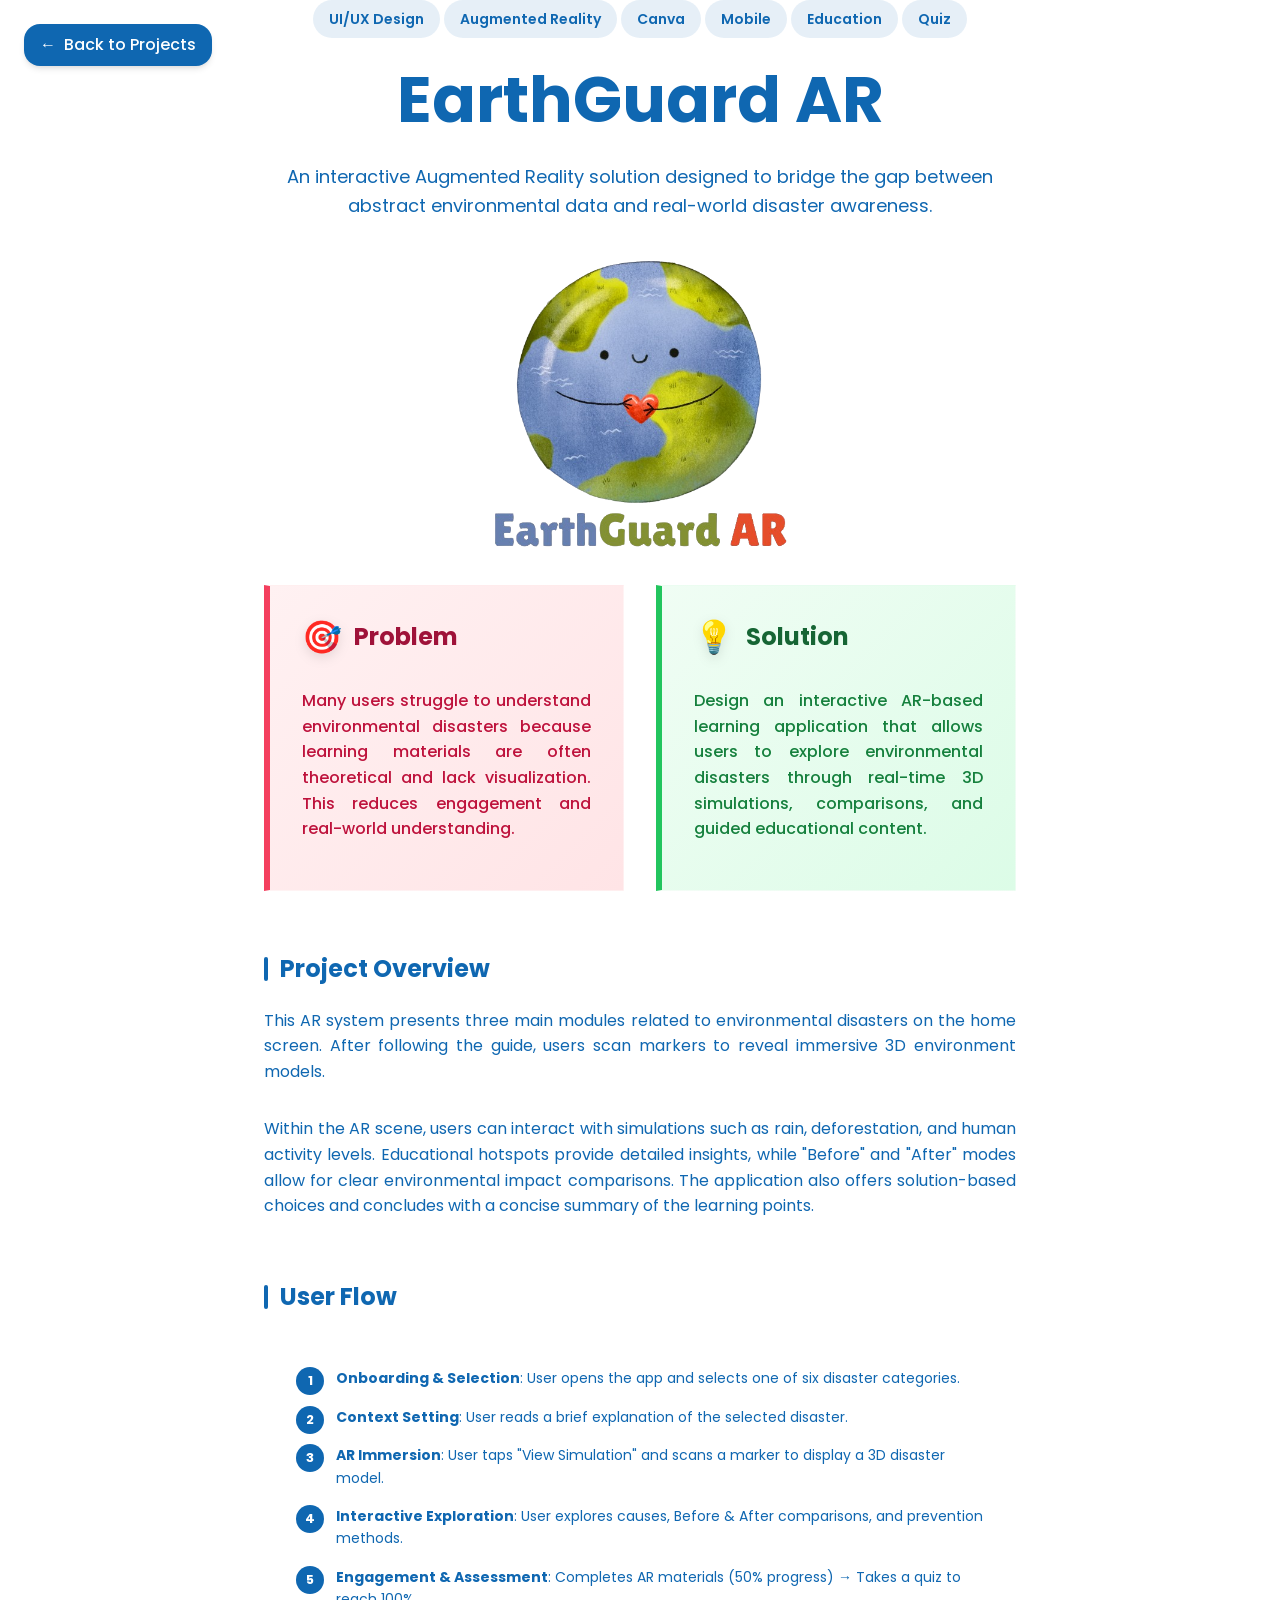
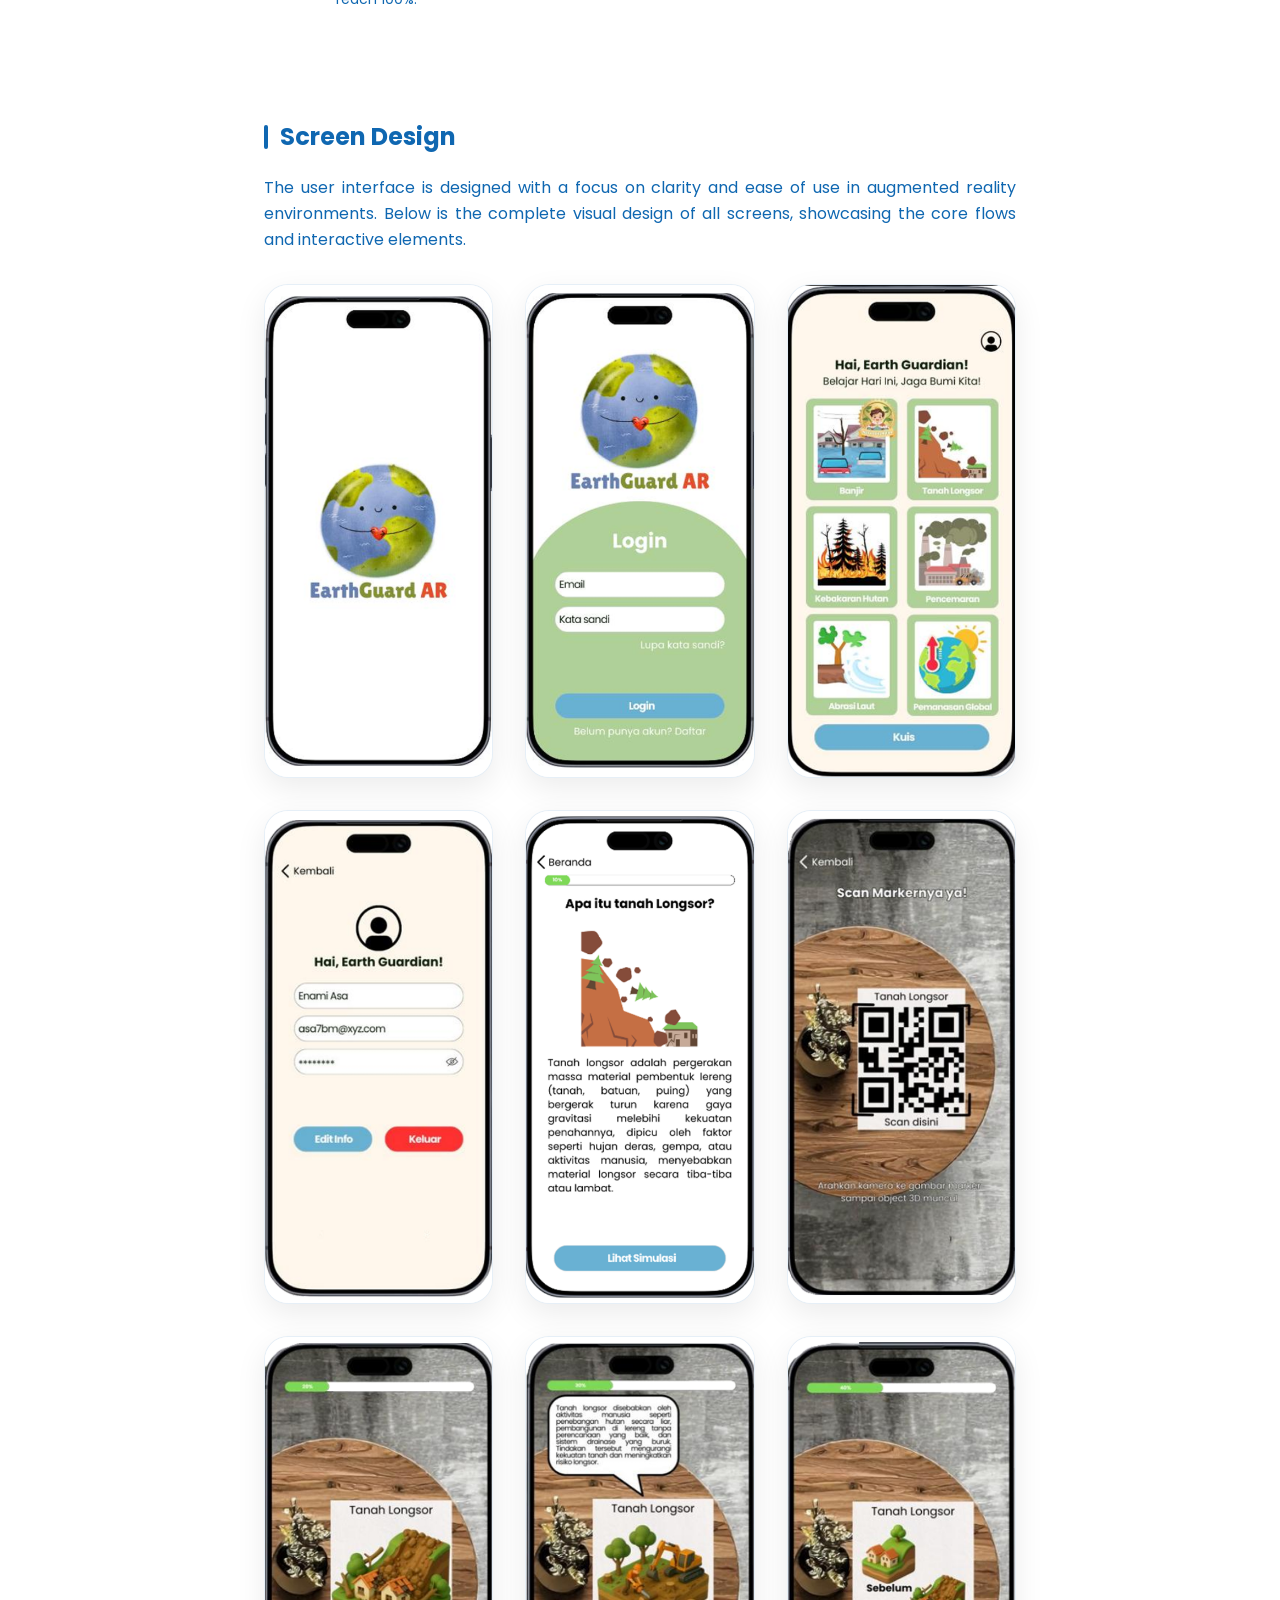
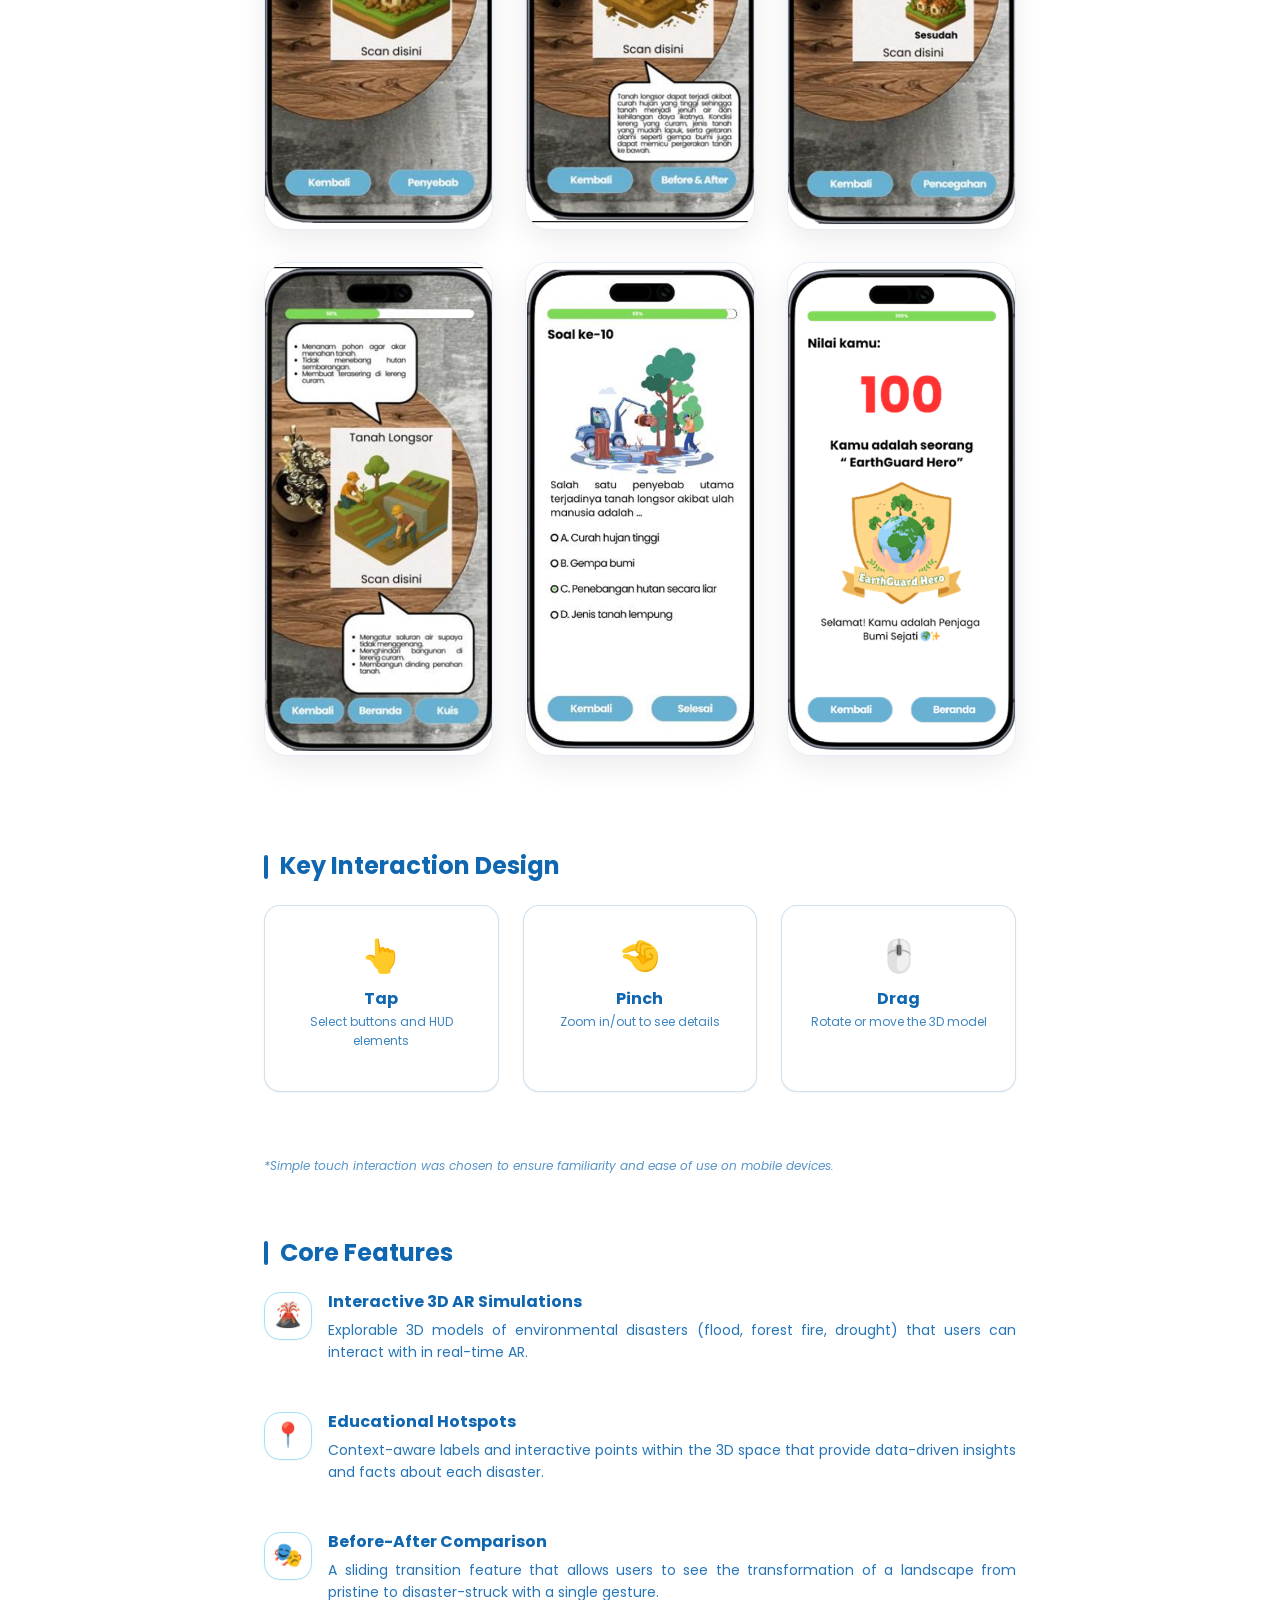
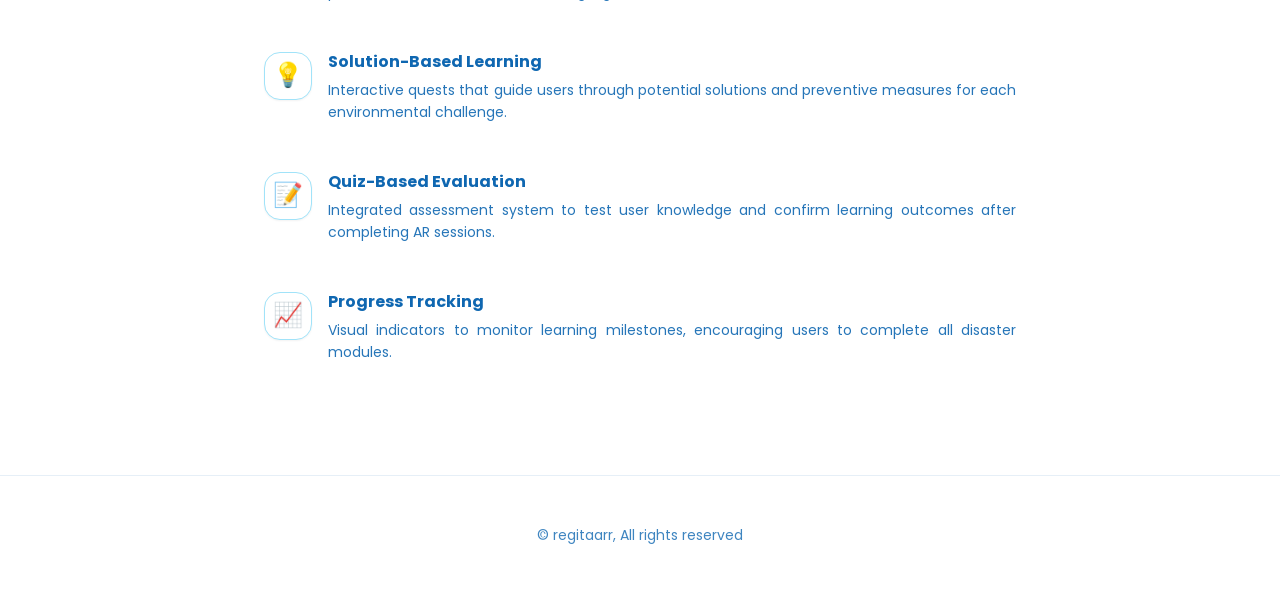
<file: earthguard.html>
<!DOCTYPE html>
<html lang="en">

<head>
    <meta charset="UTF-8">
    <meta name="viewport" content="width=device-width, initial-scale=1.0">
    <title>EarthGuard AR - Project Detail | Regita Cahya Arrahma</title>
    <link rel="stylesheet" href="style.css">
    <link rel="preconnect" href="https://fonts.googleapis.com">
    <link rel="preconnect" href="https://fonts.gstatic.com" crossorigin>
    <link href="https://fonts.googleapis.com/css2?family=Poppins:wght@300;400;500;600;700&display=swap"
        rel="stylesheet">
    <style>
        :root {
            --project-primary: #0F67B1;
            --project-secondary: #0F67B1;
        }

        body {
            color: #0F67B1;
        }

        .project-detail-hero {
            padding: var(--spacing-32) 0 var(--spacing-16);
            background: var(--color-white);
            text-align: center;
        }

        .project-hero-content {
            max-width: 800px;
            margin: 0 auto;
            padding: 0 var(--spacing-6);
        }

        .project-category-tag {
            display: inline-block;
            padding: var(--spacing-2) var(--spacing-4);
            background: rgba(15, 103, 177, 0.1);
            color: #0F67B1;
            border-radius: var(--radius-full);
            font-size: var(--font-size-sm);
            font-weight: var(--font-weight-semibold);
            margin-bottom: var(--spacing-6);
        }

        .project-main-image {
            max-width: 300px;
            margin: var(--spacing-8) auto;
            border-radius: var(--radius-xl);
            overflow: hidden;
            background: transparent;
        }

        .project-main-image img {
            width: 100%;
            display: block;
        }

        .project-info-grid {
            max-width: 800px;
            margin: 0 auto var(--spacing-24);
            padding: 0 var(--spacing-6);
        }

        .project-section-title {
            font-size: var(--font-size-2xl);
            color: #0F67B1;
            margin-bottom: var(--spacing-6);
            display: flex;
            align-items: center;
            gap: var(--spacing-3);
        }

        .project-section-title::before {
            content: '';
            width: 4px;
            height: 24px;
            background: #0F67B1;
            border-radius: var(--radius-full);
        }

        .feature-item {
            display: flex;
            gap: var(--spacing-4);
            margin-bottom: var(--spacing-8);
        }

        .feature-icon {
            width: 48px;
            height: 48px;
            background: var(--color-white);
            border-radius: var(--radius-lg);
            display: flex;
            align-items: center;
            justify-content: center;
            font-size: 1.5rem;
            box-shadow: var(--shadow-sm);
            flex-shrink: 0;
            border: 1px solid var(--color-gray-100);
        }

        .feature-text h4 {
            margin-bottom: var(--spacing-2);
            color: #0F67B1;
        }

        .feature-text p {
            color: #0F67B1;
            opacity: 0.9;
            font-size: var(--font-size-sm);
            text-align: justify;
        }

        .sidebar-card {
            background: var(--color-white);
            padding: var(--spacing-8);
            border-radius: var(--radius-xl);
            box-shadow: var(--shadow-lg);
            border: 1px solid var(--color-primary);
            position: sticky;
            top: 100px;
        }

        .sidebar-item {
            margin-bottom: var(--spacing-6);
        }

        .sidebar-item:last-child {
            margin-bottom: 0;
        }

        .sidebar-label {
            display: block;
            font-size: var(--font-size-xs);
            text-transform: uppercase;
            letter-spacing: 0.05em;
            color: #0F67B1;
            opacity: 0.7;
        }

        .sidebar-value {
            color: #0F67B1;
            font-weight: var(--font-weight-medium);
        }

        .btn-full-width {
            width: 100%;
            text-align: center;
            margin-top: var(--spacing-4);
        }

        .back-nav {
            position: fixed;
            top: var(--spacing-6);
            left: var(--spacing-6);
            z-index: 1000;
        }

        .btn-back {
            display: flex;
            align-items: center;
            gap: var(--spacing-2);
            padding: var(--spacing-2) var(--spacing-4);
            background: #0F67B1;
            border-radius: var(--radius-lg);
            box-shadow: var(--shadow-md);
            color: var(--color-white);
            font-weight: var(--font-weight-medium);
            transition: all var(--transition-base);
        }

        .btn-back:hover {
            transform: translateX(-4px);
            box-shadow: var(--shadow-lg);
            color: var(--color-white);
            background: #0d5ca0;
        }

        /* Gen Z - Problem & Solution Cards */
        .status-cards-grid {
            display: grid;
            grid-template-columns: 1fr 1fr;
            gap: var(--spacing-8);
            margin-bottom: var(--spacing-16);
        }

        .status-card {
            padding: var(--spacing-8);
            border-radius: var(--radius-2xl);
            position: relative;
            overflow: hidden;
            transition: all 0.4s cubic-bezier(0.175, 0.885, 0.32, 1.275);
            border: 1px solid rgba(255, 255, 255, 0.2);
            backdrop-filter: blur(10px);
            display: flex;
            flex-direction: column;
            gap: var(--spacing-4);
        }

        .status-card:hover {
            transform: translateY(-8px) scale(1.02);
            box-shadow: 0 20px 40px rgba(0, 0, 0, 0.1);
        }

        .problem-card {
            background: linear-gradient(135deg, #fff1f2 0%, #ffe4e6 100%);
            border-left: 6px solid #f43f5e;
        }

        .solution-card {
            background: linear-gradient(135deg, #f0fdf4 0%, #dcfce7 100%);
            border-left: 6px solid #22c55e;
        }

        .status-card::after {
            content: '';
            position: absolute;
            top: -50%;
            left: -50%;
            width: 200%;
            height: 200%;
            background: radial-gradient(circle, rgba(255, 255, 255, 0.8) 0%, transparent 70%);
            opacity: 0;
            transition: opacity 0.4s;
            pointer-events: none;
        }

        .status-card:hover::after {
            opacity: 0.3;
        }

        .status-card h3 {
            font-size: 1.5rem;
            display: flex;
            align-items: center;
            gap: var(--spacing-3);
            font-weight: 700;
        }

        .problem-card h3 {
            color: #9f1239;
        }

        .solution-card h3 {
            color: #166534;
        }

        .status-card p {
            line-height: 1.6;
            font-weight: 500;
        }

        .problem-card p {
            color: #be123c;
        }

        .solution-card p {
            color: #15803d;
        }

        .status-icon {
            font-size: 2rem;
            filter: drop-shadow(0 4px 6px rgba(0, 0, 0, 0.1));
        }

        /* Screen Gallery */
        .screen-grid {
            display: grid;
            grid-template-columns: repeat(auto-fit, minmax(220px, 1fr));
            gap: var(--spacing-8);
            margin-top: var(--spacing-8);
        }

        .screen-item {
            border-radius: var(--radius-xl);
            overflow: hidden;
            box-shadow: 0 10px 30px rgba(0, 0, 0, 0.08);
            border: 1px solid rgba(15, 103, 177, 0.1);
            transition: all 0.5s cubic-bezier(0.4, 0, 0.2, 1);
            background: var(--color-white);
        }

        .screen-item:hover {
            transform: translateY(-12px) scale(1.03);
            box-shadow: 0 20px 40px rgba(15, 103, 177, 0.15);
            border-color: #0F67B1;
        }

        .screen-item img {
            width: 100%;
            height: auto;
            display: block;
            transition: transform 0.5s ease;
        }

        .screen-item:hover img {
            transform: scale(1.05);
        }

        @media (max-width: 768px) {
            .status-cards-grid {
                grid-template-columns: 1fr;
            }

            .project-info-grid {
                grid-template-columns: 1fr;
            }

            .sidebar-card {
                position: static;
            }
        }
    </style>
</head>

<body>

    <nav class="back-nav">
        <a href="index.html#projects" class="btn-back">
            <span>←</span> Back to Projects
        </a>
    </nav>

    <header class="project-detail-hero">
        <div class="project-hero-content">
            <span class="project-category-tag">UI/UX Design</span>
            <span class="project-category-tag">Augmented Reality</span>
            <span class="project-category-tag">Canva</span>
            <span class="project-category-tag">Mobile</span>
            <span class="project-category-tag">Education</span>
            <span class="project-category-tag">Quiz</span>
            <h1 style="font-size: clamp(2.5rem, 5vw, 4rem); margin-bottom: var(--spacing-6); color: #0F67B1;">EarthGuard
                AR</h1>
            <p
                style="color: #0F67B1; font-size: var(--font-size-lg); line-height: var(--line-height-relaxed); text-align: center;">
                An interactive Augmented Reality solution designed to bridge the gap between abstract environmental data
                and real-world disaster awareness.
            </p>
        </div>

        <div class="project-main-image">
            <img src="assets/LogoEarthGuard.png" alt="EarthGuard AR Logo Showcase">
        </div>
    </header>

    <main class="container">
        <div class="project-info-grid">
            <div class="project-main-content">
                <section class="project-detail-section">
                    <div class="status-cards-grid">
                        <div class="status-card problem-card">
                            <h3>
                                <span class="status-icon">🎯</span> Problem
                            </h3>
                            <p style="text-align: justify;">
                                Many users struggle to understand environmental disasters because learning materials are
                                often theoretical and lack visualization. This reduces engagement and real-world
                                understanding.
                            </p>
                        </div>
                        <div class="status-card solution-card">
                            <h3>
                                <span class="status-icon">💡</span> Solution
                            </h3>
                            <p style="text-align: justify;">
                                Design an interactive AR-based learning application that allows users to explore
                                environmental disasters through real-time 3D simulations, comparisons, and guided
                                educational content.
                            </p>
                        </div>
                    </div>

                    <h2 class="project-section-title">Project Overview</h2>
                    <p style="margin-bottom: var(--spacing-8); color: #0F67B1; text-align: justify;">
                        This AR system presents three main modules related to environmental disasters on the home
                        screen. After following the guide, users scan markers to reveal immersive 3D environment models.
                    </p>
                    <p style="margin-bottom: var(--spacing-12); color: #0F67B1; text-align: justify;">
                        Within the AR scene, users can interact with simulations such as rain, deforestation, and human
                        activity levels. Educational hotspots provide detailed insights, while "Before" and "After"
                        modes allow for clear environmental impact comparisons. The application also offers
                        solution-based choices and concludes with a concise summary of the learning points.
                    </p>

                    <h2 class="project-section-title" style="margin-top: var(--spacing-16);">User Flow</h2>
                    <div
                        style="padding: var(--spacing-8); background: var(--color-gray-50); border-radius: var(--radius-xl); margin-bottom: var(--spacing-16);">
                        <ol
                            style="color: #0F67B1; font-size: var(--font-size-sm); list-style: none; counter-reset: flow-counter;">
                            <li
                                style="margin-bottom: var(--spacing-4); padding-left: var(--spacing-10); position: relative;">
                                <span
                                    style="position: absolute; left: 0; top: 0; width: 28px; height: 28px; background: #0F67B1; color: white; border-radius: 50%; display: flex; align-items: center; justify-content: center; font-weight: bold; font-size: 0.8rem; counter-increment: flow-counter;">1</span>
                                <strong>Onboarding & Selection</strong>: User opens the app and selects one of six
                                disaster categories.
                            </li>
                            <li
                                style="margin-bottom: var(--spacing-4); padding-left: var(--spacing-10); position: relative;">
                                <span
                                    style="position: absolute; left: 0; top: 0; width: 28px; height: 28px; background: #0F67B1; color: white; border-radius: 50%; display: flex; align-items: center; justify-content: center; font-weight: bold; font-size: 0.8rem; counter-increment: flow-counter;">2</span>
                                <strong>Context Setting</strong>: User reads a brief explanation of the selected
                                disaster.
                            </li>
                            <li
                                style="margin-bottom: var(--spacing-4); padding-left: var(--spacing-10); position: relative;">
                                <span
                                    style="position: absolute; left: 0; top: 0; width: 28px; height: 28px; background: #0F67B1; color: white; border-radius: 50%; display: flex; align-items: center; justify-content: center; font-weight: bold; font-size: 0.8rem; counter-increment: flow-counter;">3</span>
                                <strong>AR Immersion</strong>: User taps "View Simulation" and scans a marker to display
                                a 3D disaster model.
                            </li>
                            <li
                                style="margin-bottom: var(--spacing-4); padding-left: var(--spacing-10); position: relative;">
                                <span
                                    style="position: absolute; left: 0; top: 0; width: 28px; height: 28px; background: #0F67B1; color: white; border-radius: 50%; display: flex; align-items: center; justify-content: center; font-weight: bold; font-size: 0.8rem; counter-increment: flow-counter;">4</span>
                                <strong>Interactive Exploration</strong>: User explores causes, Before & After
                                comparisons, and prevention methods.
                            </li>
                            <li
                                style="margin-bottom: var(--spacing-4); padding-left: var(--spacing-10); position: relative;">
                                <span
                                    style="position: absolute; left: 0; top: 0; width: 28px; height: 28px; background: #0F67B1; color: white; border-radius: 50%; display: flex; align-items: center; justify-content: center; font-weight: bold; font-size: 0.8rem; counter-increment: flow-counter;">5</span>
                                <strong>Engagement & Assessment</strong>: Completes AR materials (50% progress) → Takes
                                a quiz to reach 100%.
                            </li>
                        </ol>
                    </div>

                    <h2 class="project-section-title">Screen Design</h2>
                    <p style="margin-bottom: var(--spacing-8); color: #0F67B1; text-align: justify;">
                        The user interface is designed with a focus on clarity and ease of use in augmented reality
                        environments. Below is the complete visual design of all screens, showcasing the core flows and
                        interactive elements.
                    </p>

                    <div class="screen-grid" style="margin-bottom: var(--spacing-24);">
                        <div class="screen-item"><img src="assets/EarthGuard1.png" alt="EarthGuard Screen 1"></div>
                        <div class="screen-item"><img src="assets/EarthGuard2.png" alt="EarthGuard Screen 2"></div>
                        <div class="screen-item"><img src="assets/EarthGuard3.png" alt="EarthGuard Screen 3"></div>
                        <div class="screen-item"><img src="assets/EarthGuard4.png" alt="EarthGuard Screen 4"></div>
                        <div class="screen-item"><img src="assets/EarthGuard5.png" alt="EarthGuard Screen 5"></div>
                        <div class="screen-item"><img src="assets/EarthGuard6.png" alt="EarthGuard Screen 6"></div>
                        <div class="screen-item"><img src="assets/EarthGuard7.png" alt="EarthGuard Screen 7"></div>
                        <div class="screen-item"><img src="assets/EarthGuard8.png" alt="EarthGuard Screen 8"></div>
                        <div class="screen-item"><img src="assets/EarthGuard9.png" alt="EarthGuard Screen 9"></div>
                        <div class="screen-item"><img src="assets/EarthGuard10.png" alt="EarthGuard Screen 10"></div>
                        <div class="screen-item"><img src="assets/EarthGuard11.png" alt="EarthGuard Screen 11"></div>
                        <div class="screen-item"><img src="assets/EarthGuard12.png" alt="EarthGuard Screen 12"></div>
                    </div>

                    <h2 class="project-section-title">Key Interaction Design</h2>
                    <div
                        style="display: grid; grid-template-columns: repeat(auto-fit, minmax(200px, 1fr)); gap: var(--spacing-6); margin-bottom: var(--spacing-16);">
                        <div
                            style="padding: var(--spacing-6); border: 1px solid rgba(15, 103, 177, 0.2); border-radius: var(--radius-lg); text-align: center; background: var(--color-white); box-shadow: var(--shadow-sm);">
                            <div style="font-size: 2rem; margin-bottom: var(--spacing-2);">👆</div>
                            <h4 style="margin-bottom: var(--spacing-1); color: #0F67B1;">Tap</h4>
                            <p style="font-size: var(--font-size-xs); color: #0F67B1; opacity: 0.8;">Select buttons and
                                HUD elements</p>
                        </div>
                        <div
                            style="padding: var(--spacing-6); border: 1px solid rgba(15, 103, 177, 0.2); border-radius: var(--radius-lg); text-align: center; background: var(--color-white); box-shadow: var(--shadow-sm);">
                            <div style="font-size: 2rem; margin-bottom: var(--spacing-2);">🤏</div>
                            <h4 style="margin-bottom: var(--spacing-1); color: #0F67B1;">Pinch</h4>
                            <p style="font-size: var(--font-size-xs); color: #0F67B1; opacity: 0.8;">Zoom in/out to see
                                details</p>
                        </div>
                        <div
                            style="padding: var(--spacing-6); border: 1px solid rgba(15, 103, 177, 0.2); border-radius: var(--radius-lg); text-align: center; background: var(--color-white); box-shadow: var(--shadow-sm);">
                            <div style="font-size: 2rem; margin-bottom: var(--spacing-2);">🖱️</div>
                            <h4 style="margin-bottom: var(--spacing-1); color: #0F67B1;">Drag</h4>
                            <p style="font-size: var(--font-size-xs); color: #0F67B1; opacity: 0.8;">Rotate or move the
                                3D model</p>
                        </div>
                    </div>
                    <p
                        style="color: #0F67B1; font-size: var(--font-size-xs); font-style: italic; margin-bottom: var(--spacing-16); opacity: 0.7;">
                        *Simple touch interaction was chosen to ensure familiarity and ease of use on mobile devices.
                    </p>

                    <h2 class="project-section-title">Core Features</h2>

                    <div class="features-list">
                        <div class="feature-item">
                            <div class="feature-icon">🌋</div>
                            <div class="feature-text">
                                <h4>Interactive 3D AR Simulations</h4>
                                <p>Explorable 3D models of environmental disasters (flood, forest fire, drought) that
                                    users can interact with in real-time AR.</p>
                            </div>
                        </div>

                        <div class="feature-item">
                            <div class="feature-icon">📍</div>
                            <div class="feature-text">
                                <h4>Educational Hotspots</h4>
                                <p>Context-aware labels and interactive points within the 3D space that provide
                                    data-driven insights and facts about each disaster.</p>
                            </div>
                        </div>

                        <div class="feature-item">
                            <div class="feature-icon">🎭</div>
                            <div class="feature-text">
                                <h4>Before-After Comparison</h4>
                                <p>A sliding transition feature that allows users to see the transformation of a
                                    landscape from pristine to disaster-struck with a single gesture.</p>
                            </div>
                        </div>

                        <div class="feature-item">
                            <div class="feature-icon">💡</div>
                            <div class="feature-text">
                                <h4>Solution-Based Learning</h4>
                                <p>Interactive quests that guide users through potential solutions and preventive
                                    measures for each environmental challenge.</p>
                            </div>
                        </div>

                        <div class="feature-item">
                            <div class="feature-icon">📝</div>
                            <div class="feature-text">
                                <h4>Quiz-Based Evaluation</h4>
                                <p>Integrated assessment system to test user knowledge and confirm learning outcomes
                                    after completing AR sessions.</p>
                            </div>
                        </div>

                        <div class="feature-item">
                            <div class="feature-icon">📈</div>
                            <div class="feature-text">
                                <h4>Progress Tracking</h4>
                                <p>Visual indicators to monitor learning milestones, encouraging users to complete all
                                    disaster modules.</p>
                            </div>
                        </div>
                    </div>
                </section>
            </div>
        </div>
    </main>

    <footer style="padding: var(--spacing-12) 0; text-align: center; border-top: 1px solid rgba(15, 103, 177, 0.1);">
        <p style="color: #0F67B1; font-size: var(--font-size-sm); opacity: 0.8;">
            &copy; regitaarr, All rights reserved</p>
    </footer>

    <script src="script.js"></script>
</body>

</html>
</file>
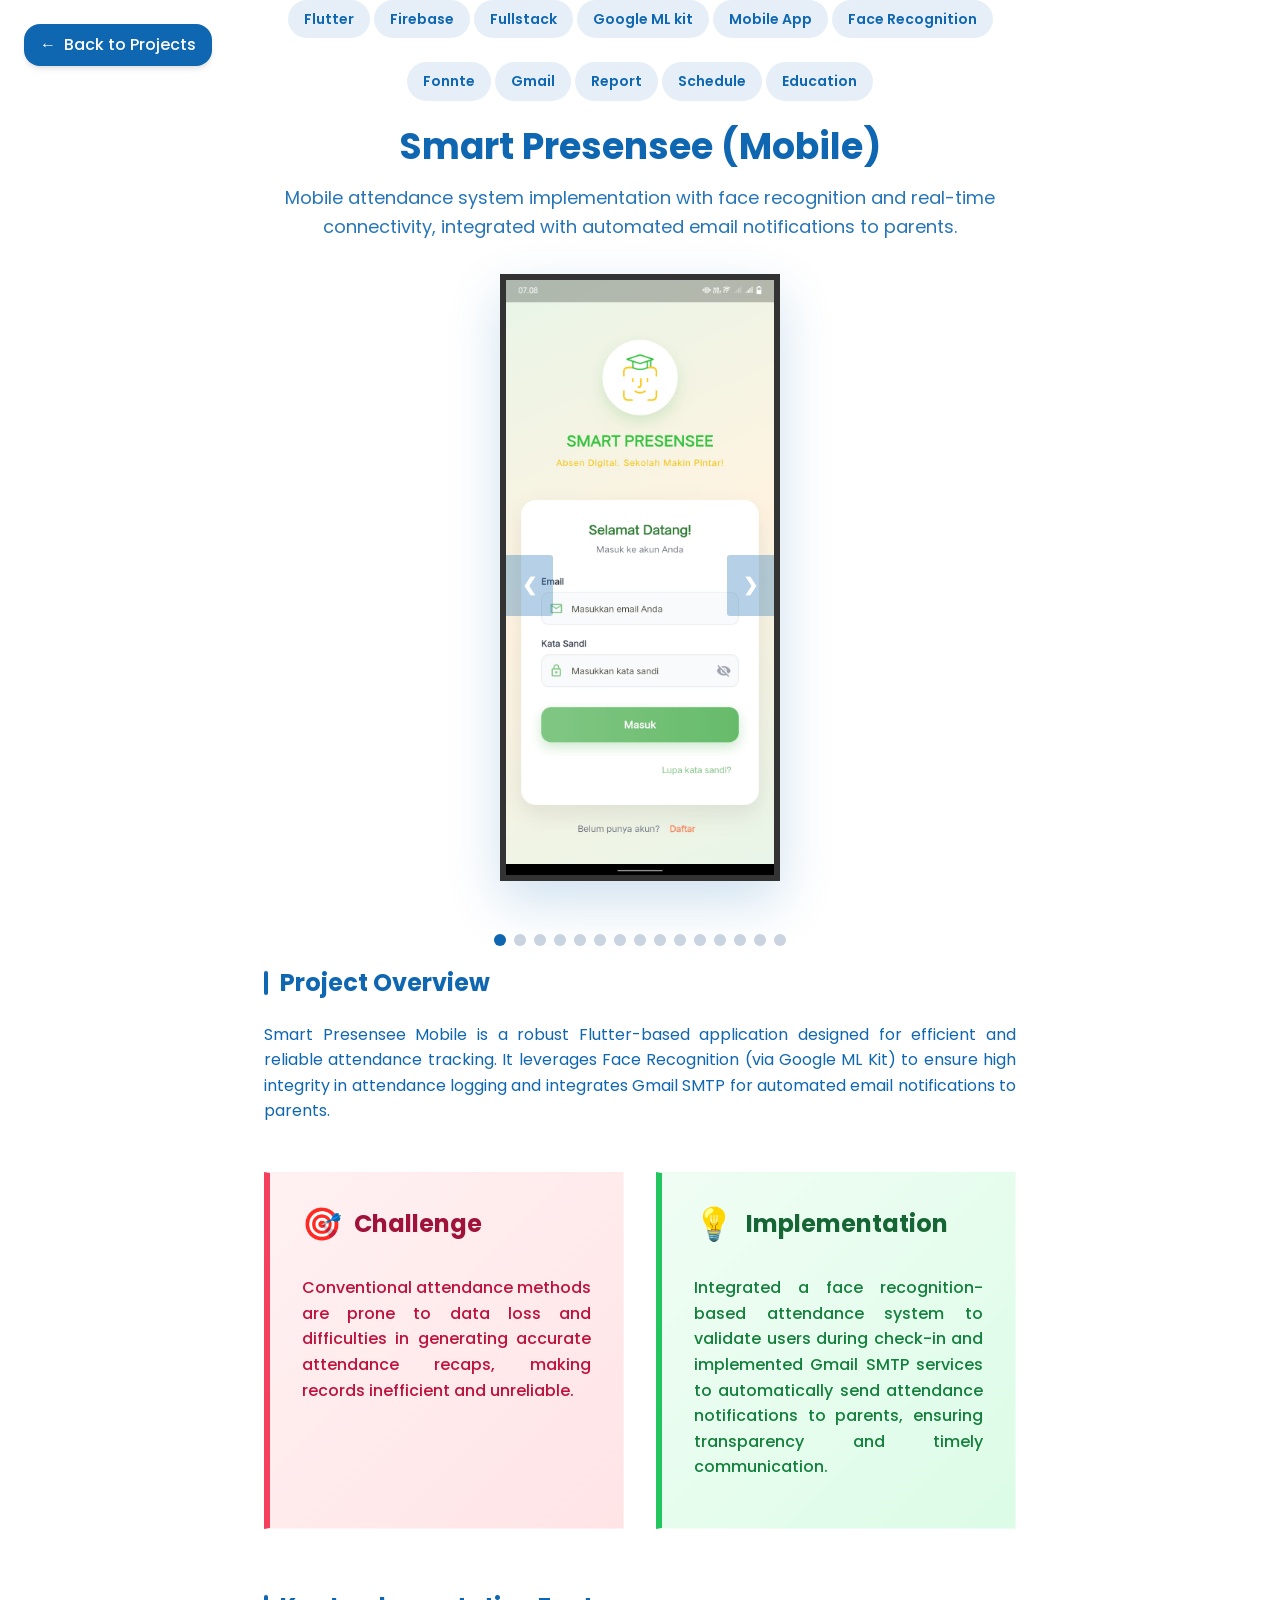
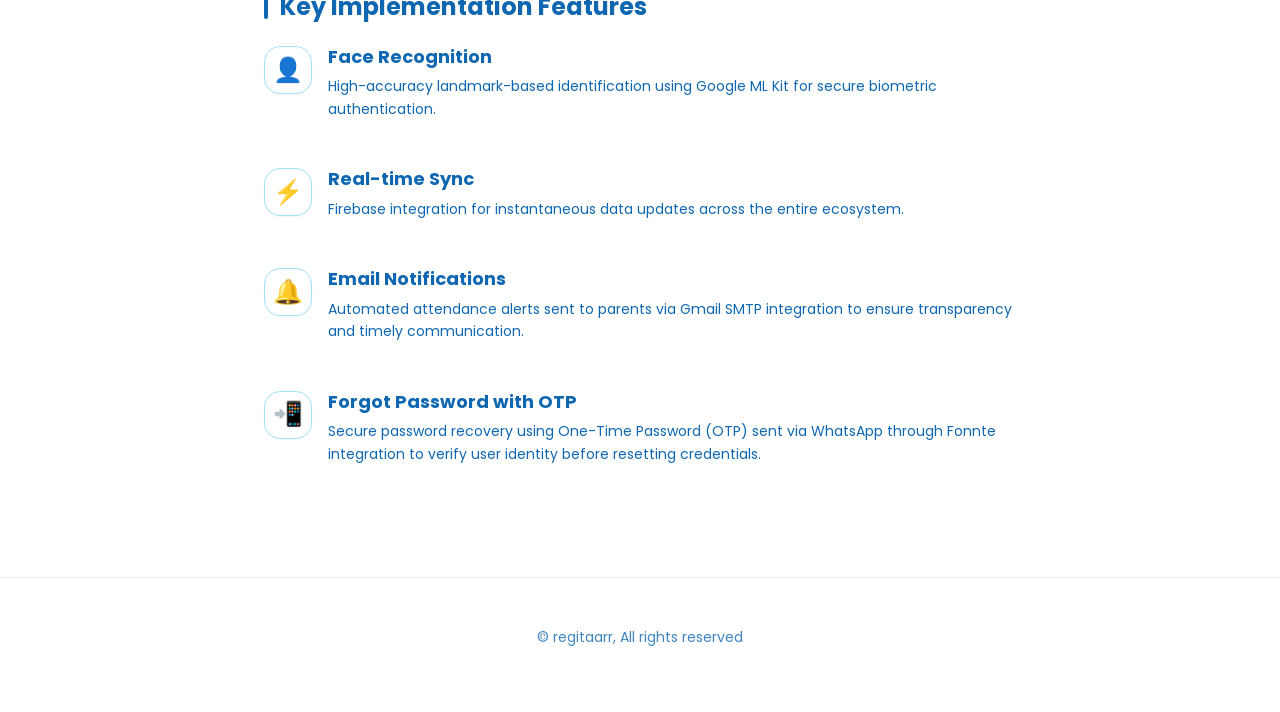
<file: sp_mobile.html>
<!DOCTYPE html>
<html lang="en">

<head>
    <meta charset="UTF-8">
    <meta name="viewport" content="width=device-width, initial-scale=1.0">
    <title>Smart Presensee Mobile - Project Detail | Regita Cahya Arrahma</title>
    <link rel="stylesheet" href="style.css">
    <link rel="preconnect" href="https://fonts.googleapis.com">
    <link rel="preconnect" href="https://fonts.gstatic.com" crossorigin>
    <link href="https://fonts.googleapis.com/css2?family=Poppins:wght@300;400;500;600;700&display=swap"
        rel="stylesheet">
    <style>
        :root {
            --project-primary: #0F67B1;
            --project-secondary: #0F67B1;
        }

        body {
            color: #0F67B1;
        }

        .project-detail-hero {
            padding: var(--spacing-32) 0 var(--spacing-16);
            background: var(--color-white);
            text-align: center;
        }

        .project-hero-content {
            max-width: 800px;
            margin: 0 auto;
            padding: 0 var(--spacing-6);
        }

        .project-category-tag {
            display: inline-block;
            padding: var(--spacing-2) var(--spacing-4);
            background: rgba(15, 103, 177, 0.1);
            color: #0F67B1;
            border-radius: var(--radius-full);
            font-size: var(--font-size-sm);
            font-weight: var(--font-weight-semibold);
            margin-bottom: var(--spacing-6);
        }

        /* Slideshow Styles */
        .slideshow-container {
            max-width: 280px;
            /* Reduced width for a more compact phone look */
            position: relative;
            margin: var(--spacing-8) auto;
            border-radius: var(--radius-2xl);
            overflow: hidden;
            box-shadow: 0 20px 50px rgba(15, 103, 177, 0.2);
            background: #f8fafc;
            border: 6px solid #333;
            /* Slightly thinner mock phone frame */
        }

        .mySlides {
            display: none;
            animation: fade 1.5s;
        }

        .mySlides img {
            width: 100%;
            display: block;
        }

        @keyframes fade {
            from {
                opacity: .4
            }

            to {
                opacity: 1
            }
        }

        /* Navigation Buttons */
        .prev,
        .next {
            cursor: pointer;
            position: absolute;
            top: 50%;
            width: auto;
            margin-top: -22px;
            padding: 16px;
            color: white;
            font-weight: bold;
            font-size: 18px;
            transition: 0.6s ease;
            border-radius: 0 3px 3px 0;
            user-select: none;
            background-color: rgba(15, 103, 177, 0.3);
            text-decoration: none;
        }

        .next {
            right: 0;
            border-radius: 3px 0 0 3px;
        }

        .prev {
            left: 0;
        }

        .prev:hover,
        .next:hover {
            background-color: rgba(15, 103, 177, 0.8);
        }

        /* Dots */
        .dot-container {
            text-align: center;
            padding: 15px;
            background: transparent;
        }

        .dot {
            cursor: pointer;
            height: 12px;
            width: 12px;
            margin: 0 2px;
            background-color: #cbd5e1;
            border-radius: 50%;
            display: inline-block;
            transition: background-color 0.6s ease;
        }

        .active,
        .dot:hover {
            background-color: #0F67B1;
        }

        .project-info-grid {
            max-width: 800px;
            margin: 0 auto var(--spacing-24);
            padding: 0 var(--spacing-6);
        }

        .project-section-title {
            font-size: var(--font-size-2xl);
            color: #0F67B1;
            margin-bottom: var(--spacing-6);
            display: flex;
            align-items: center;
            gap: var(--spacing-3);
        }

        .project-section-title::before {
            content: '';
            width: 4px;
            height: 24px;
            background: #0F67B1;
            border-radius: var(--radius-full);
        }

        .feature-item {
            display: flex;
            gap: var(--spacing-4);
            margin-bottom: var(--spacing-8);
        }

        .feature-icon {
            width: 48px;
            height: 48px;
            background: var(--color-white);
            border-radius: var(--radius-lg);
            display: flex;
            align-items: center;
            justify-content: center;
            font-size: 1.5rem;
            box-shadow: var(--shadow-sm);
            flex-shrink: 0;
            border: 1px solid var(--color-gray-100);
        }

        .feature-content h4 {
            font-size: var(--font-size-lg);
            margin-bottom: var(--spacing-2);
            color: #0F67B1;
        }

        .feature-content p {
            font-size: var(--font-size-sm);
            line-height: 1.6;
            color: #0F67B1;
        }

        .back-nav {
            position: fixed;
            top: var(--spacing-6);
            left: var(--spacing-6);
            z-index: 1000;
        }

        .btn-back {
            display: flex;
            align-items: center;
            gap: var(--spacing-2);
            padding: var(--spacing-2) var(--spacing-4);
            background: #0F67B1;
            border-radius: var(--radius-lg);
            box-shadow: var(--shadow-md);
            color: var(--color-white);
            font-weight: var(--font-weight-medium);
            transition: all var(--transition-base);
            text-decoration: none;
            width: fit-content;
        }

        .btn-back:hover {
            transform: translateX(-4px);
            box-shadow: var(--shadow-lg);
            background: #0d5ca0;
        }

        /* Status Cards */
        .status-cards-grid {
            display: grid;
            grid-template-columns: 1fr 1fr;
            gap: var(--spacing-8);
            margin-bottom: var(--spacing-16);
        }

        .status-card {
            padding: var(--spacing-8);
            border-radius: var(--radius-2xl);
            position: relative;
            overflow: hidden;
            transition: all 0.4s cubic-bezier(0.175, 0.885, 0.32, 1.275);
            border: 1px solid rgba(255, 255, 255, 0.2);
            backdrop-filter: blur(10px);
            display: flex;
            flex-direction: column;
            gap: var(--spacing-4);
        }

        .status-card:hover {
            transform: translateY(-8px) scale(1.02);
            box-shadow: 0 20px 40px rgba(0, 0, 0, 0.1);
        }

        .problem-card {
            background: linear-gradient(135deg, #fff1f2 0%, #ffe4e6 100%);
            border-left: 6px solid #f43f5e;
        }

        .solution-card {
            background: linear-gradient(135deg, #f0fdf4 0%, #dcfce7 100%);
            border-left: 6px solid #22c55e;
        }

        .status-card h3 {
            font-size: 1.5rem;
            display: flex;
            align-items: center;
            gap: var(--spacing-3);
            font-weight: 700;
        }

        .problem-card h3 {
            color: #9f1239;
        }

        .solution-card h3 {
            color: #166534;
        }

        .status-card p {
            line-height: 1.6;
            font-weight: 500;
        }

        .problem-card p {
            color: #be123c;
        }

        .solution-card p {
            color: #15803d;
        }

        .status-icon {
            font-size: 2rem;
        }

        @media (max-width: 768px) {
            .status-cards-grid {
                grid-template-columns: 1fr;
            }
        }
    </style>
</head>

<body>
    <nav class="back-nav">
        <a href="index.html#projects" class="btn-back">
            <span>&larr;</span> Back to Projects
        </a>
    </nav>

    <header class="project-detail-hero">
        <div class="project-hero-content">
            <span class="project-category-tag">Flutter</span>
            <span class="project-category-tag">Firebase</span>
            <span class="project-category-tag">Fullstack</span>
            <span class="project-category-tag">Google ML kit</span>
            <span class="project-category-tag">Mobile App</span>
            <span class="project-category-tag">Face Recognition</span>
            <span class="project-category-tag">Fonnte</span>
            <span class="project-category-tag">Gmail</span>
            <span class="project-category-tag">Report</span>
            <span class="project-category-tag">Schedule</span>
            <span class="project-category-tag">Education</span>
            <h1 style="font-size: var(--font-size-4xl); margin-bottom: var(--spacing-4); color: #0F67B1;">Smart
                Presensee (Mobile)</h1>
            <p style="font-size: var(--font-size-lg); opacity: 0.9; margin-bottom: var(--spacing-8); color: #0F67B1;">
                Mobile attendance system implementation with face recognition and real-time connectivity, integrated
                with automated email notifications to parents.</p>

            <div class="slideshow-container">
                <div class="mySlides">
                    <img src="assets/sp_login.jpeg" alt="Login Screen">
                </div>
                <div class="mySlides">
                    <img src="assets/sp_register.jpeg" alt="Register Screen">
                </div>
                <div class="mySlides">
                    <img src="assets/sp_sandi.jpeg" alt="Sandi Screen">
                </div>
                <div class="mySlides">
                    <img src="assets/sp_beranda.jpg" alt="Beranda Screen">
                </div>
                <div class="mySlides">
                    <img src="assets/sp_profil.jpeg" alt="Profil Screen">
                </div>
                <div class="mySlides">
                    <img src="assets/sp_presensi.jpeg" alt="Presensi Screen">
                </div>
                <div class="mySlides">
                    <img src="assets/sp_berhasil.jpg" alt="Berhasil Screen">
                </div>
                <div class="mySlides">
                    <img src="assets/sp_email.jpg" alt="Email Notification">
                </div>
                <div class="mySlides">
                    <img src="assets/sp_gagal.jpeg" alt="Gagal Screen">
                </div>
                <div class="mySlides">
                    <img src="assets/sp_kehadiran.jpeg" alt="Kehadiran Screen 1">
                </div>
                <div class="mySlides">
                    <img src="assets/sp_kehadiran2.jpeg" alt="Kehadiran Screen 2">
                </div>
                <div class="mySlides">
                    <img src="assets/sp_tambahdata.jpeg" alt="Tambah Data">
                </div>
                <div class="mySlides">
                    <img src="assets/sp_tambahwajah.jpeg" alt="Tambah Wajah">
                </div>
                <div class="mySlides">
                    <img src="assets/sp_laporan.jpeg" alt="Laporan Screen">
                </div>
                <div class="mySlides">
                    <img src="assets/sp_jadwal.jpg" alt="Jadwal Screen">
                </div>

                <a class="prev" onclick="plusSlides(-1)">&#10094;</a>
                <a class="next" onclick="plusSlides(1)">&#10095;</a>
            </div>

            <div class="dot-container">
                <span class="dot" onclick="currentSlide(1)"></span>
                <span class="dot" onclick="currentSlide(2)"></span>
                <span class="dot" onclick="currentSlide(3)"></span>
                <span class="dot" onclick="currentSlide(4)"></span>
                <span class="dot" onclick="currentSlide(5)"></span>
                <span class="dot" onclick="currentSlide(6)"></span>
                <span class="dot" onclick="currentSlide(7)"></span>
                <span class="dot" onclick="currentSlide(8)"></span>
                <span class="dot" onclick="currentSlide(9)"></span>
                <span class="dot" onclick="currentSlide(10)"></span>
                <span class="dot" onclick="currentSlide(11)"></span>
                <span class="dot" onclick="currentSlide(12)"></span>
                <span class="dot" onclick="currentSlide(13)"></span>
                <span class="dot" onclick="currentSlide(14)"></span>
                <span class="dot" onclick="currentSlide(15)"></span>
            </div>
        </div>
    </header>

    <main class="project-info-grid">
        <div class="project-main-content">
            <section class="project-detail-section">
                <h2 class="project-section-title">Project Overview</h2>
                <p style="margin-bottom: var(--spacing-12); text-align: justify; color: #0F67B1;">
                    Smart Presensee Mobile is a robust Flutter-based application designed for efficient and reliable
                    attendance tracking. It leverages Face Recognition (via Google ML Kit) to ensure high integrity
                    in attendance logging and integrates Gmail SMTP for automated email notifications to parents.
                </p>

                <div class="status-cards-grid">
                    <div class="status-card problem-card">
                        <h3>
                            <span class="status-icon">🎯</span> Challenge
                        </h3>
                        <p style="text-align: justify;">
                            Conventional attendance methods are prone to data loss
                            and difficulties in generating accurate attendance recaps, making records inefficient and
                            unreliable.
                        </p>
                    </div>
                    <div class="status-card solution-card">
                        <h3>
                            <span class="status-icon">💡</span> Implementation
                        </h3>
                        <p style="text-align: justify;">
                            Integrated a face recognition-based attendance system to validate users during check-in
                            and implemented Gmail SMTP services to automatically send attendance notifications to
                            parents,
                            ensuring transparency and timely communication.
                        </p>
                    </div>
                </div>

                <h2 class="project-section-title">Key Implementation Features</h2>

                <div class="feature-item">
                    <div class="feature-icon">👤</div>
                    <div class="feature-content">
                        <h4>Face Recognition</h4>
                        <p>High-accuracy landmark-based identification using Google ML Kit for secure biometric
                            authentication.</p>
                    </div>
                </div>

                <div class="feature-item">
                    <div class="feature-icon">⚡</div>
                    <div class="feature-content">
                        <h4>Real-time Sync</h4>
                        <p>Firebase integration for instantaneous data updates across the entire ecosystem.</p>
                    </div>
                </div>

                <div class="feature-item">
                    <div class="feature-icon">🔔</div>
                    <div class="feature-content">
                        <h4>Email Notifications</h4>
                        <p>Automated attendance alerts sent to parents via Gmail SMTP integration to ensure transparency
                            and timely communication.</p>
                    </div>
                </div>

                <div class="feature-item">
                    <div class="feature-icon">📲</div>
                    <div class="feature-content">
                        <h4>Forgot Password with OTP</h4>
                        <p>Secure password recovery using One-Time Password (OTP) sent via WhatsApp through Fonnte
                            integration to verify user identity before resetting credentials.</p>
                    </div>
                </div>
            </section>
        </div>
    </main>

    <footer style="text-align: center; padding: var(--spacing-12) 0; border-top: 1px solid rgba(15, 103, 177, 0.1);">
        <p style="opacity: 0.8; font-size: var(--font-size-sm); color: #0F67B1;">© regitaarr, All rights reserved</p>
    </footer>

    <script>
        let slideIndex = 1;
        showSlides(slideIndex);

        function plusSlides(n) {
            showSlides(slideIndex += n);
        }

        function currentSlide(n) {
            showSlides(slideIndex = n);
        }

        function showSlides(n) {
            let i;
            let slides = document.getElementsByClassName("mySlides");
            let dots = document.getElementsByClassName("dot");
            if (n > slides.length) { slideIndex = 1 }
            if (n < 1) { slideIndex = slides.length }
            for (i = 0; i < slides.length; i++) {
                slides[i].style.display = "none";
            }
            for (i = 0; i < dots.length; i++) {
                dots[i].className = dots[i].className.replace(" active", "");
            }
            if (slides[slideIndex - 1]) {
                slides[slideIndex - 1].style.display = "block";
                dots[slideIndex - 1].className += " active";
            }
        }

        // Auto slide
        setInterval(() => {
            plusSlides(1);
        }, 5000);
    </script>
</body>

</html>
</file>
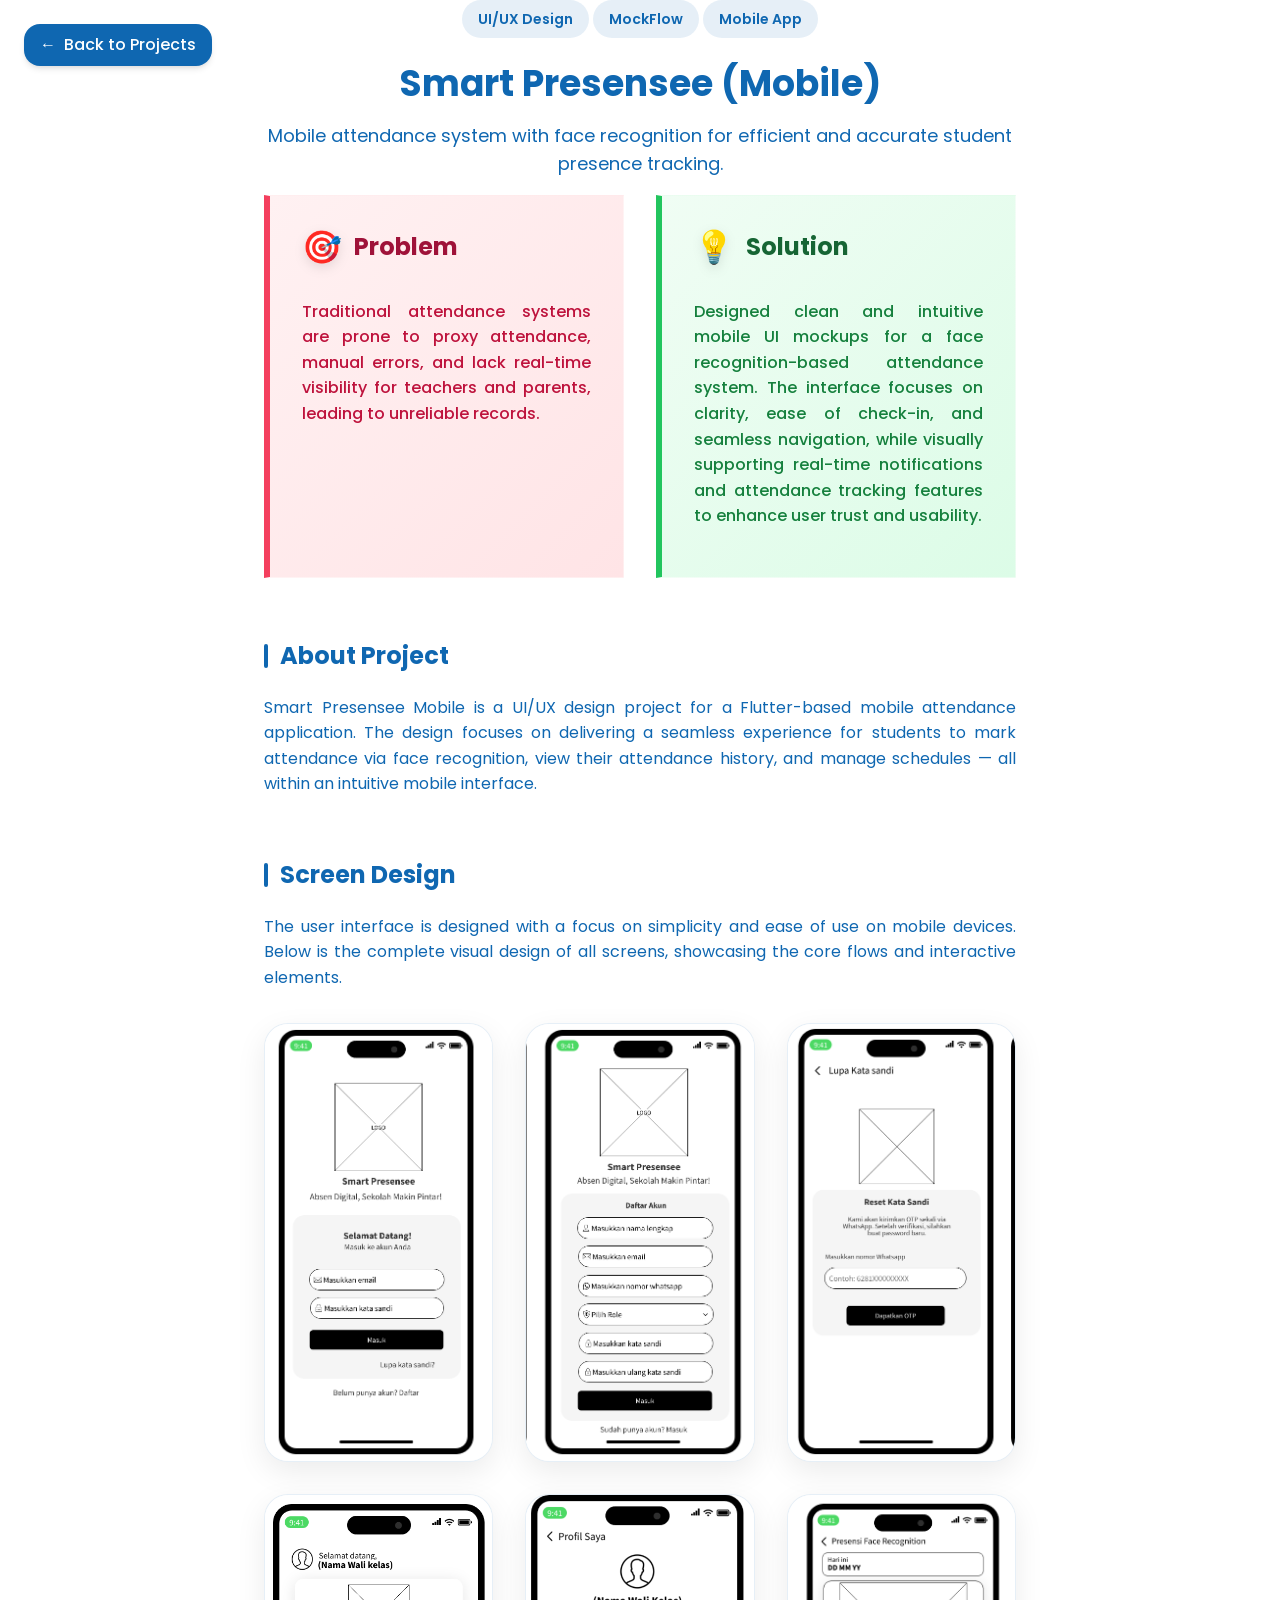
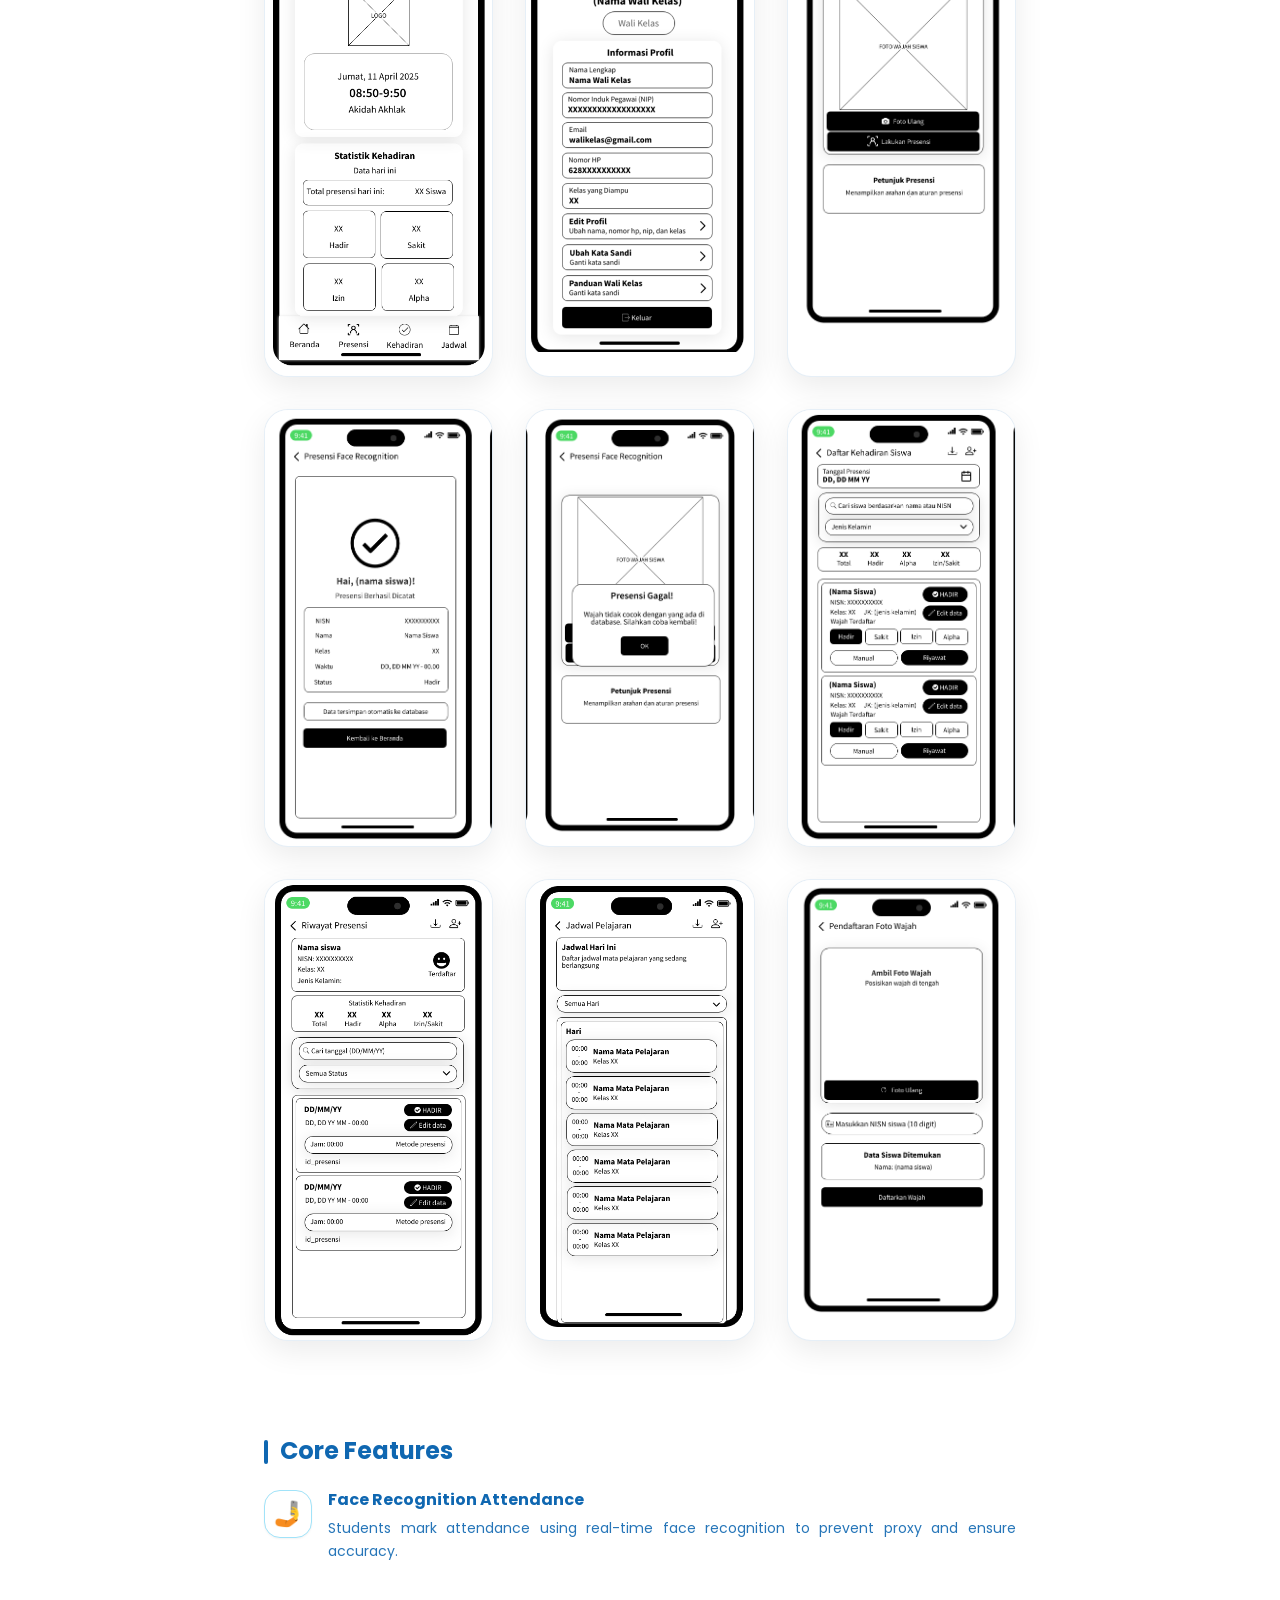
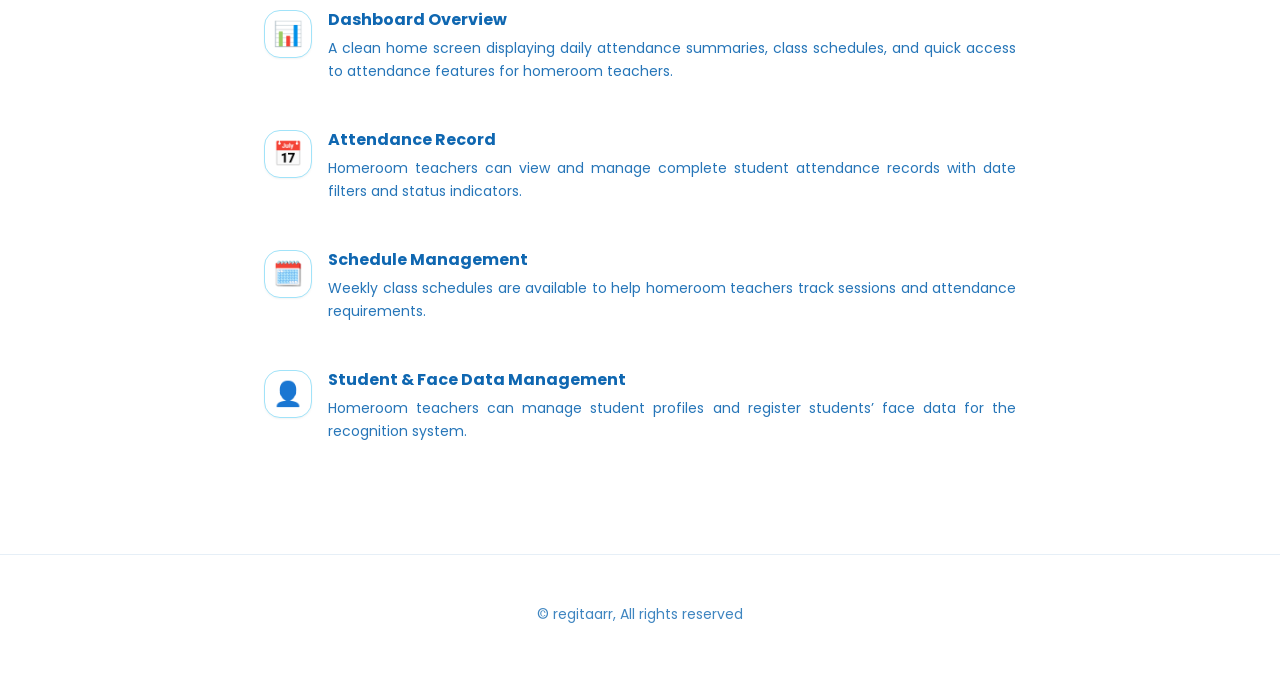
<file: sp_mobiledesign.html>
<!DOCTYPE html>
<html lang="en">

<head>
    <meta charset="UTF-8">
    <meta name="viewport" content="width=device-width, initial-scale=1.0">
    <title>Smart Presensee Mobile - Project Detail | Regita Cahya Arrahma</title>
    <link rel="stylesheet" href="style.css">
    <link rel="preconnect" href="https://fonts.googleapis.com">
    <link rel="preconnect" href="https://fonts.gstatic.com" crossorigin>
    <link href="https://fonts.googleapis.com/css2?family=Poppins:wght@300;400;500;600;700&display=swap"
        rel="stylesheet">
    <style>
        :root {
            --project-primary: #0F67B1;
            --project-secondary: #0F67B1;
        }

        body {
            color: #0F67B1;
        }

        .project-detail-hero {
            padding: var(--spacing-32) 0 var(--spacing-16);
            background: var(--color-white);
            text-align: center;
        }

        .project-hero-content {
            max-width: 800px;
            margin: 0 auto;
            padding: 0 var(--spacing-6);
        }

        .project-category-tag {
            display: inline-block;
            padding: var(--spacing-2) var(--spacing-4);
            background: rgba(15, 103, 177, 0.1);
            color: #0F67B1;
            border-radius: var(--radius-full);
            font-size: var(--font-size-sm);
            font-weight: var(--font-weight-semibold);
            margin-bottom: var(--spacing-6);
        }

        .project-info-grid {
            max-width: 800px;
            margin: 0 auto var(--spacing-24);
            padding: 0 var(--spacing-6);
        }

        .project-section-title {
            font-size: var(--font-size-2xl);
            color: #0F67B1;
            margin-bottom: var(--spacing-6);
            display: flex;
            align-items: center;
            gap: var(--spacing-3);
        }

        .project-section-title::before {
            content: '';
            width: 4px;
            height: 24px;
            background: #0F67B1;
            border-radius: var(--radius-full);
        }

        .feature-item {
            display: flex;
            gap: var(--spacing-4);
            margin-bottom: var(--spacing-8);
        }

        .feature-icon {
            width: 48px;
            height: 48px;
            background: var(--color-white);
            border-radius: var(--radius-lg);
            display: flex;
            align-items: center;
            justify-content: center;
            font-size: 1.5rem;
            box-shadow: var(--shadow-sm);
            flex-shrink: 0;
            border: 1px solid var(--color-gray-100);
        }

        .feature-text h4 {
            margin-bottom: var(--spacing-2);
            color: #0F67B1;
        }

        .feature-text p {
            color: #0F67B1;
            opacity: 0.9;
            font-size: var(--font-size-sm);
            text-align: justify;
        }

        .back-nav {
            position: fixed;
            top: var(--spacing-6);
            left: var(--spacing-6);
            z-index: 1000;
        }

        .btn-back {
            display: flex;
            align-items: center;
            gap: var(--spacing-2);
            padding: var(--spacing-2) var(--spacing-4);
            background: #0F67B1;
            border-radius: var(--radius-lg);
            box-shadow: var(--shadow-md);
            color: var(--color-white);
            font-weight: var(--font-weight-medium);
            transition: all var(--transition-base);
            text-decoration: none;
        }

        .btn-back:hover {
            transform: translateX(-4px);
            box-shadow: var(--shadow-lg);
            color: var(--color-white);
            background: #0d5ca0;
        }

        /* Status Cards */
        .status-cards-grid {
            display: grid;
            grid-template-columns: 1fr 1fr;
            gap: var(--spacing-8);
            margin-bottom: var(--spacing-16);
        }

        .status-card {
            padding: var(--spacing-8);
            border-radius: var(--radius-2xl);
            position: relative;
            overflow: hidden;
            transition: all 0.4s cubic-bezier(0.175, 0.885, 0.32, 1.275);
            border: 1px solid rgba(255, 255, 255, 0.2);
            backdrop-filter: blur(10px);
            display: flex;
            flex-direction: column;
            gap: var(--spacing-4);
        }

        .status-card:hover {
            transform: translateY(-8px) scale(1.02);
            box-shadow: 0 20px 40px rgba(0, 0, 0, 0.1);
        }

        .status-card::after {
            content: '';
            position: absolute;
            top: -50%;
            left: -50%;
            width: 200%;
            height: 200%;
            background: radial-gradient(circle, rgba(255, 255, 255, 0.8) 0%, transparent 70%);
            opacity: 0;
            transition: opacity 0.4s;
            pointer-events: none;
        }

        .status-card:hover::after {
            opacity: 0.3;
        }

        .problem-card {
            background: linear-gradient(135deg, #fff1f2 0%, #ffe4e6 100%);
            border-left: 6px solid #f43f5e;
        }

        .solution-card {
            background: linear-gradient(135deg, #f0fdf4 0%, #dcfce7 100%);
            border-left: 6px solid #22c55e;
        }

        .status-card h3 {
            font-size: 1.5rem;
            display: flex;
            align-items: center;
            gap: var(--spacing-3);
            font-weight: 700;
        }

        .problem-card h3 {
            color: #9f1239;
        }

        .solution-card h3 {
            color: #166534;
        }

        .status-card p {
            line-height: 1.6;
            font-weight: 500;
        }

        .problem-card p {
            color: #be123c;
        }

        .solution-card p {
            color: #15803d;
        }

        .status-icon {
            font-size: 2rem;
            filter: drop-shadow(0 4px 6px rgba(0, 0, 0, 0.1));
        }

        /* Screen Gallery — same as earthguard.html */
        .screen-grid {
            display: grid;
            grid-template-columns: repeat(auto-fit, minmax(220px, 1fr));
            gap: var(--spacing-8);
            margin-top: var(--spacing-8);
        }

        .screen-item {
            border-radius: var(--radius-xl);
            overflow: hidden;
            box-shadow: 0 10px 30px rgba(0, 0, 0, 0.08);
            border: 1px solid rgba(15, 103, 177, 0.1);
            transition: all 0.5s cubic-bezier(0.4, 0, 0.2, 1);
            background: var(--color-white);
        }

        .screen-item:hover {
            transform: translateY(-12px) scale(1.03);
            box-shadow: 0 20px 40px rgba(15, 103, 177, 0.15);
            border-color: #0F67B1;
        }

        .screen-item img {
            width: 100%;
            height: auto;
            display: block;
            transition: transform 0.5s ease;
        }

        .screen-item:hover img {
            transform: scale(1.05);
        }

        @media (max-width: 768px) {
            .status-cards-grid {
                grid-template-columns: 1fr;
            }
        }
    </style>
</head>

<body>
    <nav class="back-nav">
        <a href="index.html#projects" class="btn-back">
            <span>←</span> Back to Projects
        </a>
    </nav>

    <header class="project-detail-hero">
        <div class="project-hero-content">
            <span class="project-category-tag">UI/UX Design</span>
            <span class="project-category-tag">MockFlow</span>
            <span class="project-category-tag">Mobile App</span>
            <h1 style="font-size: var(--font-size-4xl); margin-bottom: var(--spacing-4); color: #0F67B1;">Smart
                Presensee (Mobile)</h1>
            <p
                style="color: #0F67B1; font-size: var(--font-size-lg); line-height: var(--line-height-relaxed); text-align: center;">
                Mobile attendance system with face recognition for efficient and accurate student presence tracking.
            </p>
        </div>
    </header>

    <main class="container">
        <div class="project-info-grid">
            <div class="project-main-content">
                <section class="project-detail-section">

                    <div class="status-cards-grid">
                        <div class="status-card problem-card">
                            <h3>
                                <span class="status-icon">🎯</span> Problem
                            </h3>
                            <p style="text-align: justify;">
                                Traditional attendance systems are prone to proxy attendance, manual errors, and lack
                                real-time visibility for teachers and parents, leading to unreliable records.
                            </p>
                        </div>
                        <div class="status-card solution-card">
                            <h3>
                                <span class="status-icon">💡</span> Solution
                            </h3>
                            <p style="text-align: justify;">
                                Designed clean and intuitive mobile UI mockups for a face recognition-based
                                attendance system. The interface focuses on clarity, ease of check-in, and
                                seamless navigation, while visually supporting real-time notifications and
                                attendance tracking features to enhance user trust and usability.
                            </p>
                        </div>
                    </div>

                    <h2 class="project-section-title">About Project</h2>
                    <p style="margin-bottom: var(--spacing-8); color: #0F67B1; text-align: justify;">
                        Smart Presensee Mobile is a UI/UX design project for a Flutter-based mobile attendance
                        application. The design focuses on delivering a seamless experience for students to mark
                        attendance via face recognition, view their attendance history, and manage schedules —
                        all within an intuitive mobile interface.
                    </p>

                    <h2 class="project-section-title" style="margin-top: var(--spacing-16);">Screen Design</h2>
                    <p style="margin-bottom: var(--spacing-8); color: #0F67B1; text-align: justify;">
                        The user interface is designed with a focus on simplicity and ease of use on mobile devices.
                        Below is the complete visual design of all screens, showcasing the core flows and interactive
                        elements.
                    </p>

                    <div class="screen-grid" style="margin-bottom: var(--spacing-24);">
                        <div class="screen-item"><img src="assets/wk_login.png" alt="Login"></div>
                        <div class="screen-item"><img src="assets/wk_login_signup.png" alt="Login & Signup"></div>
                        <div class="screen-item"><img src="assets/wk_lupaKataSandi.png" alt="Lupa Kata Sandi"></div>
                        <div class="screen-item"><img src="assets/wk_dashboard.png" alt="Dashboard"></div>
                        <div class="screen-item"><img src="assets/wk_profile.png" alt="Profile"></div>
                        <div class="screen-item"><img src="assets/wk_presensi1.png" alt="Presensi 1"></div>
                        <div class="screen-item"><img src="assets/wk_presensi2.png" alt="Presensi 2"></div>
                        <div class="screen-item"><img src="assets/wk_presensi3.png" alt="Presensi 3"></div>
                        <div class="screen-item"><img src="assets/wk_kehadiran.png" alt="Kehadiran"></div>
                        <div class="screen-item"><img src="assets/wk_riyawatPresensi.png" alt="Riwayat Presensi"></div>
                        <div class="screen-item"><img src="assets/wk_jadwal.png" alt="Jadwal"></div>
                        <div class="screen-item"><img src="assets/wk_tambahDataSiswa.png" alt="Tambah Data Siswa"></div>
                    </div>

                    <h2 class="project-section-title">Core Features</h2>

                    <div class="features-list">
                        <div class="feature-item">
                            <div class="feature-icon">🤳</div>
                            <div class="feature-text">
                                <h4>Face Recognition Attendance</h4>
                                <p>Students mark attendance using real-time face recognition to prevent proxy and ensure
                                    accuracy.</p>
                            </div>
                        </div>

                        <div class="feature-item">
                            <div class="feature-icon">📊</div>
                            <div class="feature-text">
                                <h4>Dashboard Overview</h4>
                                <p>A clean home screen displaying daily attendance summaries,
                                    class schedules, and quick access to attendance features for homeroom teachers.</p>
                            </div>
                        </div>

                        <div class="feature-item">
                            <div class="feature-icon">📅</div>
                            <div class="feature-text">
                                <h4>Attendance Record</h4>
                                <p>Homeroom teachers can view and manage complete student attendance records with date
                                    filters and status indicators.</p>
                            </div>
                        </div>

                        <div class="feature-item">
                            <div class="feature-icon">🗓️</div>
                            <div class="feature-text">
                                <h4>Schedule Management</h4>
                                <p>Weekly class schedules are available to
                                    help homeroom teachers track sessions and attendance requirements.</p>
                            </div>
                        </div>

                        <div class="feature-item">
                            <div class="feature-icon">👤</div>
                            <div class="feature-text">
                                <h4>Student & Face Data Management</h4>
                                <p>Homeroom teachers can manage student profiles and register students’
                                    face data for the recognition system.
                                </p>
                            </div>
                        </div>
                    </div>

                </section>
            </div>
        </div>
    </main>

    <footer style="padding: var(--spacing-12) 0; text-align: center; border-top: 1px solid rgba(15, 103, 177, 0.1);">
        <p style="color: #0F67B1; font-size: var(--font-size-sm); opacity: 0.8;">
            &copy; regitaarr, All rights reserved</p>
    </footer>

    <script src="script.js"></script>
</body>

</html>
</file>
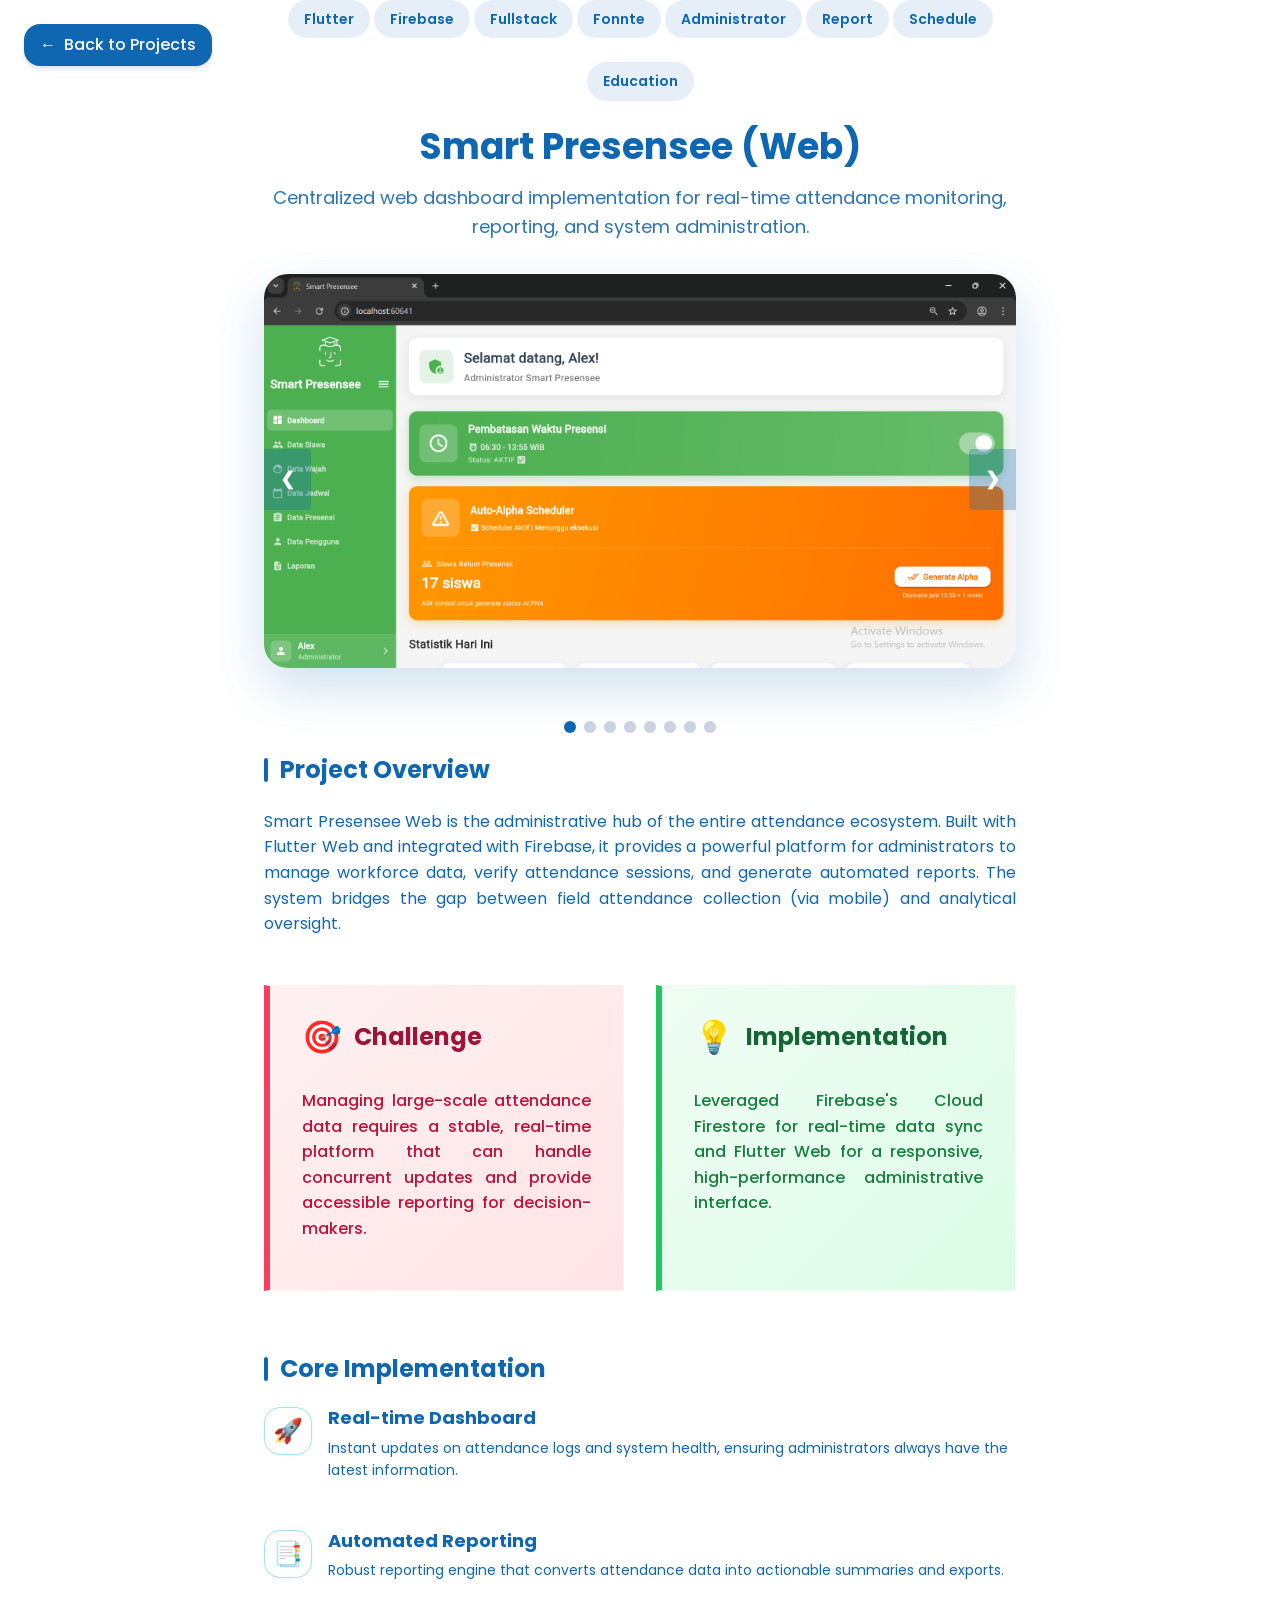
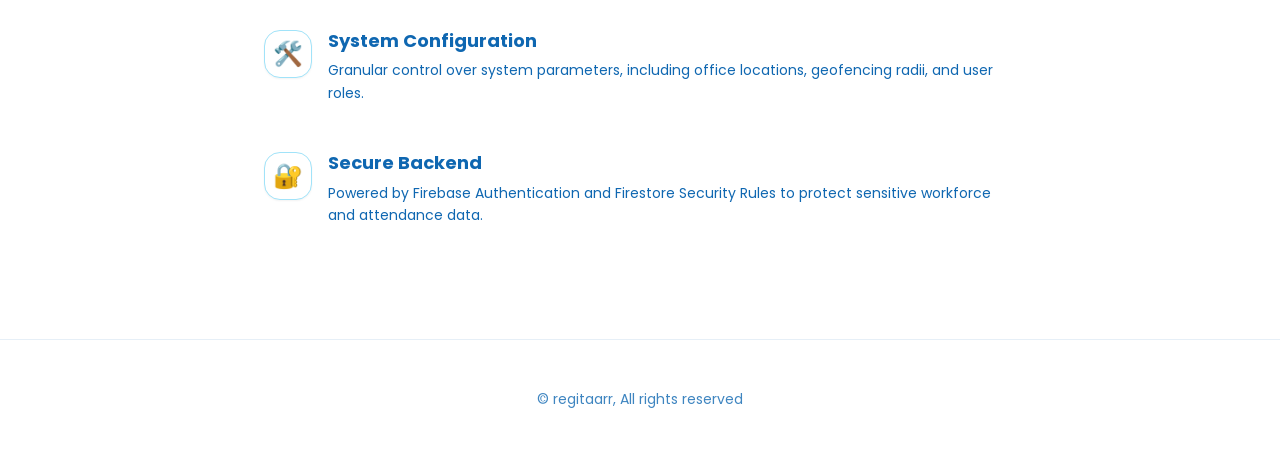
<file: sp_web.html>
<!DOCTYPE html>
<html lang="en">

<head>
    <meta charset="UTF-8">
    <meta name="viewport" content="width=device-width, initial-scale=1.0">
    <title>Smart Presensee Web - Project Detail | Regita Cahya Arrahma</title>
    <link rel="stylesheet" href="style.css">
    <link rel="preconnect" href="https://fonts.googleapis.com">
    <link rel="preconnect" href="https://fonts.gstatic.com" crossorigin>
    <link href="https://fonts.googleapis.com/css2?family=Poppins:wght@300;400;500;600;700&display=swap"
        rel="stylesheet">
    <style>
        :root {
            --project-primary: #0F67B1;
            --project-secondary: #0F67B1;
        }

        body {
            color: #0F67B1;
        }

        .project-detail-hero {
            padding: var(--spacing-32) 0 var(--spacing-16);
            background: var(--color-white);
            text-align: center;
        }

        .project-hero-content {
            max-width: 800px;
            margin: 0 auto;
            padding: 0 var(--spacing-6);
        }

        .project-category-tag {
            display: inline-block;
            padding: var(--spacing-2) var(--spacing-4);
            background: rgba(15, 103, 177, 0.1);
            color: #0F67B1;
            border-radius: var(--radius-full);
            font-size: var(--font-size-sm);
            font-weight: var(--font-weight-semibold);
            margin-bottom: var(--spacing-6);
        }

        /* Slideshow Styles */
        .slideshow-container {
            max-width: 1000px;
            position: relative;
            margin: var(--spacing-8) auto;
            border-radius: var(--radius-xl);
            overflow: hidden;
            box-shadow: 0 20px 50px rgba(15, 103, 177, 0.2);
            background: #f8fafc;
        }

        .mySlides {
            display: none;
            animation: fade 1.5s;
        }

        .mySlides img {
            width: 100%;
            display: block;
        }

        @keyframes fade {
            from {
                opacity: .4
            }

            to {
                opacity: 1
            }
        }

        /* Navigation Buttons */
        .prev,
        .next {
            cursor: pointer;
            position: absolute;
            top: 50%;
            width: auto;
            margin-top: -22px;
            padding: 16px;
            color: white;
            font-weight: bold;
            font-size: 18px;
            transition: 0.6s ease;
            border-radius: 0 3px 3px 0;
            user-select: none;
            background-color: rgba(15, 103, 177, 0.3);
            text-decoration: none;
        }

        .next {
            right: 0;
            border-radius: 3px 0 0 3px;
        }

        .prev {
            left: 0;
        }

        .prev:hover,
        .next:hover {
            background-color: rgba(15, 103, 177, 0.8);
        }

        /* Dots */
        .dot-container {
            text-align: center;
            padding: 15px;
            background: transparent;
        }

        .dot {
            cursor: pointer;
            height: 12px;
            width: 12px;
            margin: 0 2px;
            background-color: #cbd5e1;
            border-radius: 50%;
            display: inline-block;
            transition: background-color 0.6s ease;
        }

        .active,
        .dot:hover {
            background-color: #0F67B1;
        }

        .project-info-grid {
            max-width: 800px;
            margin: 0 auto var(--spacing-24);
            padding: 0 var(--spacing-6);
        }

        .project-section-title {
            font-size: var(--font-size-2xl);
            color: #0F67B1;
            margin-bottom: var(--spacing-6);
            display: flex;
            align-items: center;
            gap: var(--spacing-3);
        }

        .project-section-title::before {
            content: '';
            width: 4px;
            height: 24px;
            background: #0F67B1;
            border-radius: var(--radius-full);
        }

        .feature-item {
            display: flex;
            gap: var(--spacing-4);
            margin-bottom: var(--spacing-8);
        }

        .feature-icon {
            width: 48px;
            height: 48px;
            background: var(--color-white);
            border-radius: var(--radius-lg);
            display: flex;
            align-items: center;
            justify-content: center;
            font-size: 1.5rem;
            box-shadow: var(--shadow-sm);
            flex-shrink: 0;
            border: 1px solid var(--color-gray-100);
        }

        .feature-content h4 {
            font-size: var(--font-size-lg);
            margin-bottom: var(--spacing-2);
            color: #0F67B1;
        }

        .feature-content p {
            font-size: var(--font-size-sm);
            line-height: 1.6;
            color: #0F67B1;
        }

        .back-nav {
            position: fixed;
            top: var(--spacing-6);
            left: var(--spacing-6);
            z-index: 1000;
        }

        .btn-back {
            display: flex;
            align-items: center;
            gap: var(--spacing-2);
            padding: var(--spacing-2) var(--spacing-4);
            background: #0F67B1;
            border-radius: var(--radius-lg);
            box-shadow: var(--shadow-md);
            color: var(--color-white);
            font-weight: var(--font-weight-medium);
            transition: all var(--transition-base);
            text-decoration: none;
            width: fit-content;
        }

        .btn-back:hover {
            transform: translateX(-4px);
            box-shadow: var(--shadow-lg);
            background: #0d5ca0;
        }

        /* Status Cards */
        .status-cards-grid {
            display: grid;
            grid-template-columns: 1fr 1fr;
            gap: var(--spacing-8);
            margin-bottom: var(--spacing-16);
        }

        .status-card {
            padding: var(--spacing-8);
            border-radius: var(--radius-2xl);
            position: relative;
            overflow: hidden;
            transition: all 0.4s cubic-bezier(0.175, 0.885, 0.32, 1.275);
            border: 1px solid rgba(255, 255, 255, 0.2);
            backdrop-filter: blur(10px);
            display: flex;
            flex-direction: column;
            gap: var(--spacing-4);
        }

        .status-card:hover {
            transform: translateY(-8px) scale(1.02);
            box-shadow: 0 20px 40px rgba(0, 0, 0, 0.1);
        }

        .problem-card {
            background: linear-gradient(135deg, #fff1f2 0%, #ffe4e6 100%);
            border-left: 6px solid #f43f5e;
        }

        .solution-card {
            background: linear-gradient(135deg, #f0fdf4 0%, #dcfce7 100%);
            border-left: 6px solid #22c55e;
        }

        .status-card h3 {
            font-size: 1.5rem;
            display: flex;
            align-items: center;
            gap: var(--spacing-3);
            font-weight: 700;
        }

        .problem-card h3 {
            color: #9f1239;
        }

        .solution-card h3 {
            color: #166534;
        }

        .status-card p {
            line-height: 1.6;
            font-weight: 500;
        }

        .problem-card p {
            color: #be123c;
        }

        .solution-card p {
            color: #15803d;
        }

        .status-icon {
            font-size: 2rem;
        }

        @media (max-width: 768px) {
            .status-cards-grid {
                grid-template-columns: 1fr;
            }
        }
    </style>
</head>

<body>
    <nav class="back-nav">
        <a href="index.html#projects" class="btn-back">
            <span>&larr;</span> Back to Projects
        </a>
    </nav>

    <header class="project-detail-hero">
        <div class="project-hero-content">
            <span class="project-category-tag">Flutter</span>
            <span class="project-category-tag">Firebase</span>
            <span class="project-category-tag">Fullstack</span>
            <span class="project-category-tag">Fonnte</span>
            <span class="project-category-tag">Administrator</span>
            <span class="project-category-tag">Report</span>
            <span class="project-category-tag">Schedule</span>
            <span class="project-category-tag">Education</span>
            <h1 style="font-size: var(--font-size-4xl); margin-bottom: var(--spacing-4); color: #0F67B1;">Smart
                Presensee (Web)</h1>
            <p style="font-size: var(--font-size-lg); opacity: 0.9; margin-bottom: var(--spacing-8); color: #0F67B1;">
                Centralized web dashboard implementation for real-time attendance monitoring, reporting, and system
                administration.
            </p>

            <div class="slideshow-container">
                <div class="mySlides">
                    <img src="assets/admin_beranda.png" alt="Beranda Admin">
                </div>
                <div class="mySlides">
                    <img src="assets/admin_profil.png" alt="Profil Admin">
                </div>
                <div class="mySlides">
                    <img src="assets/admin_siswa.png" alt="Data Siswa">
                </div>
                <div class="mySlides">
                    <img src="assets/admin_wajah.png" alt="Data Wajah">
                </div>
                <div class="mySlides">
                    <img src="assets/admin_jadwal.png" alt="Jadwal Admin">
                </div>
                <div class="mySlides">
                    <img src="assets/admin_presensi.png" alt="Presensi Admin">
                </div>
                <div class="mySlides">
                    <img src="assets/admin_pengguna.png" alt="Data Pengguna">
                </div>
                <div class="mySlides">
                    <img src="assets/admin_laporan.png" alt="Laporan Admin">
                </div>

                <a class="prev" onclick="plusSlides(-1)">&#10094;</a>
                <a class="next" onclick="plusSlides(1)">&#10095;</a>
            </div>

            <div class="dot-container">
                <span class="dot" onclick="currentSlide(1)"></span>
                <span class="dot" onclick="currentSlide(2)"></span>
                <span class="dot" onclick="currentSlide(3)"></span>
                <span class="dot" onclick="currentSlide(4)"></span>
                <span class="dot" onclick="currentSlide(5)"></span>
                <span class="dot" onclick="currentSlide(6)"></span>
                <span class="dot" onclick="currentSlide(7)"></span>
                <span class="dot" onclick="currentSlide(8)"></span>
            </div>
        </div>
    </header>

    <main class="project-info-grid">
        <div class="project-main-content">
            <section class="project-detail-section">
                <h2 class="project-section-title">Project Overview</h2>
                <p style="margin-bottom: var(--spacing-12); text-align: justify; color: #0F67B1;">
                    Smart Presensee Web is the administrative hub of the entire attendance ecosystem. Built with Flutter
                    Web and integrated with Firebase, it provides a powerful platform for administrators to manage
                    workforce data, verify attendance sessions, and generate automated reports. The system bridges the
                    gap between field attendance collection (via mobile) and analytical oversight.
                </p>

                <div class="status-cards-grid">
                    <div class="status-card problem-card">
                        <h3>
                            <span class="status-icon">🎯</span> Challenge
                        </h3>
                        <p style="text-align: justify;">
                            Managing large-scale attendance data requires a stable, real-time platform that can handle
                            concurrent updates and provide accessible reporting for decision-makers.
                        </p>
                    </div>
                    <div class="status-card solution-card">
                        <h3>
                            <span class="status-icon">💡</span> Implementation
                        </h3>
                        <p style="text-align: justify;">
                            Leveraged Firebase's Cloud Firestore for real-time data sync and Flutter Web for a
                            responsive, high-performance administrative interface.
                        </p>
                    </div>
                </div>

                <h2 class="project-section-title">Core Implementation</h2>

                <div class="feature-item">
                    <div class="feature-icon">🚀</div>
                    <div class="feature-content">
                        <h4>Real-time Dashboard</h4>
                        <p>Instant updates on attendance logs and system health, ensuring administrators always have the
                            latest information.</p>
                    </div>
                </div>

                <div class="feature-item">
                    <div class="feature-icon">📑</div>
                    <div class="feature-content">
                        <h4>Automated Reporting</h4>
                        <p>Robust reporting engine that converts attendance data into actionable summaries and exports.
                        </p>
                    </div>
                </div>

                <div class="feature-item">
                    <div class="feature-icon">🛠️</div>
                    <div class="feature-content">
                        <h4>System Configuration</h4>
                        <p>Granular control over system parameters, including office locations, geofencing radii, and
                            user roles.</p>
                    </div>
                </div>

                <div class="feature-item">
                    <div class="feature-icon">🔐</div>
                    <div class="feature-content">
                        <h4>Secure Backend</h4>
                        <p>Powered by Firebase Authentication and Firestore Security Rules to protect sensitive
                            workforce and attendance data.</p>
                    </div>
                </div>
            </section>
        </div>
    </main>

    <footer style="text-align: center; padding: var(--spacing-12) 0; border-top: 1px solid rgba(15, 103, 177, 0.1);">
        <p style="opacity: 0.8; font-size: var(--font-size-sm); color: #0F67B1;">© regitaarr, All rights reserved</p>
    </footer>

    <script>
        let slideIndex = 1;
        showSlides(slideIndex);

        function plusSlides(n) {
            showSlides(slideIndex += n);
        }

        function currentSlide(n) {
            showSlides(slideIndex = n);
        }

        function showSlides(n) {
            let i;
            let slides = document.getElementsByClassName("mySlides");
            let dots = document.getElementsByClassName("dot");
            if (n > slides.length) { slideIndex = 1 }
            if (n < 1) { slideIndex = slides.length }
            for (i = 0; i < slides.length; i++) {
                slides[i].style.display = "none";
            }
            for (i = 0; i < dots.length; i++) {
                dots[i].className = dots[i].className.replace(" active", "");
            }
            if (slides[slideIndex - 1]) {
                slides[slideIndex - 1].style.display = "block";
                dots[slideIndex - 1].className += " active";
            }
        }

        // Auto slide
        setInterval(() => {
            plusSlides(1);
        }, 5000);
    </script>
</body>

</html>
</file>
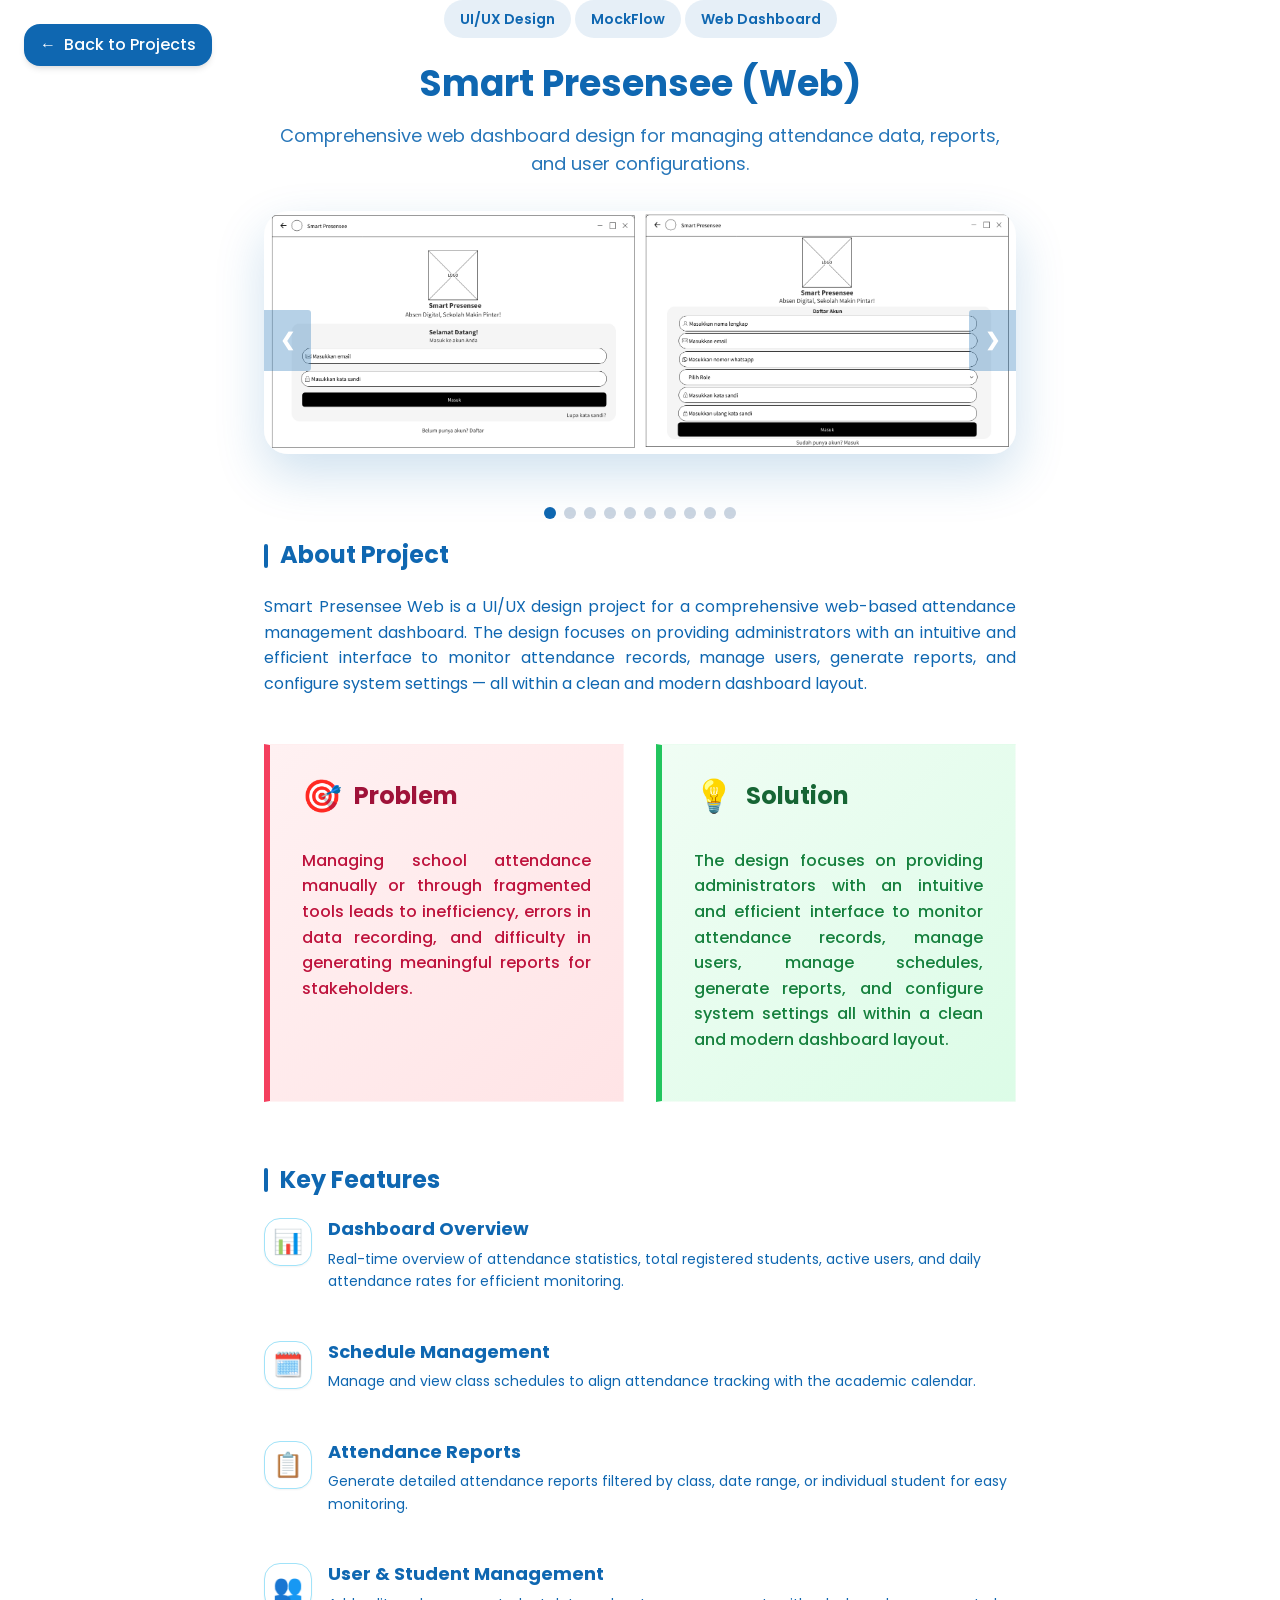
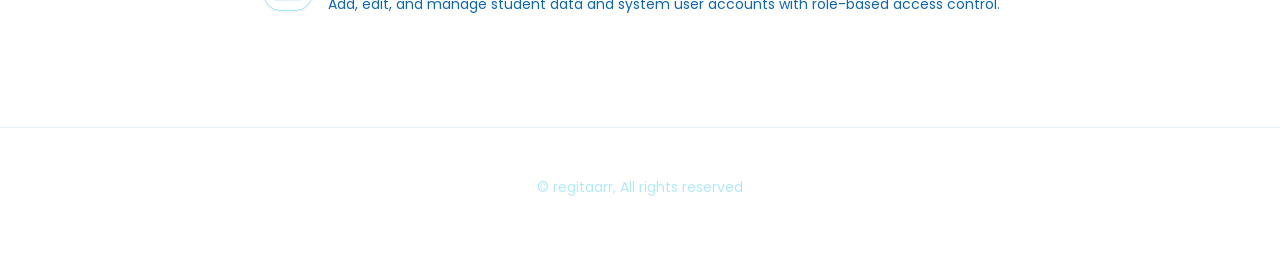
<file: sp_webdesign.html>
<!DOCTYPE html>
<html lang="en">

<head>
    <meta charset="UTF-8">
    <meta name="viewport" content="width=device-width, initial-scale=1.0">
    <title>Smart Presensee Web - Project Detail | Regita Cahya Arrahma</title>
    <link rel="stylesheet" href="style.css">
    <link rel="preconnect" href="https://fonts.googleapis.com">
    <link rel="preconnect" href="https://fonts.gstatic.com" crossorigin>
    <link href="https://fonts.googleapis.com/css2?family=Poppins:wght@300;400;500;600;700&display=swap"
        rel="stylesheet">
    <style>
        :root {
            --project-primary: #0F67B1;
            --project-secondary: #0F67B1;
        }

        body {
            color: #0F67B1;
        }

        .project-detail-hero {
            padding: var(--spacing-32) 0 var(--spacing-16);
            background: var(--color-white);
            text-align: center;
        }

        .project-hero-content {
            max-width: 800px;
            margin: 0 auto;
            padding: 0 var(--spacing-6);
        }

        .project-category-tag {
            display: inline-block;
            padding: var(--spacing-2) var(--spacing-4);
            background: rgba(15, 103, 177, 0.1);
            color: #0F67B1;
            border-radius: var(--radius-full);
            font-size: var(--font-size-sm);
            font-weight: var(--font-weight-semibold);
            margin-bottom: var(--spacing-6);
        }

        /* Slideshow Styles */
        .slideshow-container {
            max-width: 1000px;
            position: relative;
            margin: var(--spacing-8) auto;
            border-radius: var(--radius-xl);
            overflow: hidden;
            box-shadow: 0 20px 50px rgba(15, 103, 177, 0.2);
            background: #f8fafc;
        }

        .mySlides {
            display: none;
            animation: fade 1.5s;
        }

        .mySlides img {
            width: 100%;
            display: block;
        }

        @keyframes fade {
            from {
                opacity: .4
            }

            to {
                opacity: 1
            }
        }

        /* Navigation Buttons */
        .prev,
        .next {
            cursor: pointer;
            position: absolute;
            top: 50%;
            width: auto;
            margin-top: -22px;
            padding: 16px;
            color: white;
            font-weight: bold;
            font-size: 18px;
            transition: 0.6s ease;
            border-radius: 0 3px 3px 0;
            user-select: none;
            background-color: rgba(15, 103, 177, 0.3);
            text-decoration: none;
        }

        .next {
            right: 0;
            border-radius: 3px 0 0 3px;
        }

        .prev {
            left: 0;
        }

        .prev:hover,
        .next:hover {
            background-color: rgba(15, 103, 177, 0.8);
        }

        /* Dots */
        .dot-container {
            text-align: center;
            padding: 15px;
            background: transparent;
        }

        .dot {
            cursor: pointer;
            height: 12px;
            width: 12px;
            margin: 0 2px;
            background-color: #cbd5e1;
            border-radius: 50%;
            display: inline-block;
            transition: background-color 0.6s ease;
        }

        .active,
        .dot:hover {
            background-color: #0F67B1;
        }

        .project-info-grid {
            max-width: 800px;
            margin: 0 auto var(--spacing-24);
            padding: 0 var(--spacing-6);
        }

        .project-section-title {
            font-size: var(--font-size-2xl);
            color: #0F67B1;
            margin-bottom: var(--spacing-6);
            display: flex;
            align-items: center;
            gap: var(--spacing-3);
        }

        .project-section-title::before {
            content: '';
            width: 4px;
            height: 24px;
            background: #0F67B1;
            border-radius: var(--radius-full);
        }

        .feature-item {
            display: flex;
            gap: var(--spacing-4);
            margin-bottom: var(--spacing-8);
        }

        .feature-icon {
            width: 48px;
            height: 48px;
            background: var(--color-white);
            border-radius: var(--radius-lg);
            display: flex;
            align-items: center;
            justify-content: center;
            font-size: 1.5rem;
            box-shadow: var(--shadow-sm);
            flex-shrink: 0;
            border: 1px solid var(--color-gray-100);
        }

        .feature-content h4 {
            font-size: var(--font-size-lg);
            margin-bottom: var(--spacing-2);
            color: #0F67B1;
        }

        .feature-content p {
            font-size: var(--font-size-sm);
            line-height: 1.6;
            color: #0F67B1;
        }

        .back-nav {
            position: fixed;
            top: var(--spacing-6);
            left: var(--spacing-6);
            z-index: 1000;
        }

        .btn-back {
            display: flex;
            align-items: center;
            gap: var(--spacing-2);
            padding: var(--spacing-2) var(--spacing-4);
            background: #0F67B1;
            border-radius: var(--radius-lg);
            box-shadow: var(--shadow-md);
            color: var(--color-white);
            font-weight: var(--font-weight-medium);
            transition: all var(--transition-base);
            text-decoration: none;
            width: fit-content;
        }

        .btn-back:hover {
            transform: translateX(-4px);
            box-shadow: var(--shadow-lg);
            background: #0d5ca0;
        }

        /* Status Cards */
        .status-cards-grid {
            display: grid;
            grid-template-columns: 1fr 1fr;
            gap: var(--spacing-8);
            margin-bottom: var(--spacing-16);
        }

        .status-card {
            padding: var(--spacing-8);
            border-radius: var(--radius-2xl);
            position: relative;
            overflow: hidden;
            transition: all 0.4s cubic-bezier(0.175, 0.885, 0.32, 1.275);
            border: 1px solid rgba(255, 255, 255, 0.2);
            backdrop-filter: blur(10px);
            display: flex;
            flex-direction: column;
            gap: var(--spacing-4);
        }

        .status-card:hover {
            transform: translateY(-8px) scale(1.02);
            box-shadow: 0 20px 40px rgba(0, 0, 0, 0.1);
        }

        .problem-card {
            background: linear-gradient(135deg, #fff1f2 0%, #ffe4e6 100%);
            border-left: 6px solid #f43f5e;
        }

        .solution-card {
            background: linear-gradient(135deg, #f0fdf4 0%, #dcfce7 100%);
            border-left: 6px solid #22c55e;
        }

        .status-card h3 {
            font-size: 1.5rem;
            display: flex;
            align-items: center;
            gap: var(--spacing-3);
            font-weight: 700;
        }

        .problem-card h3 {
            color: #9f1239;
        }

        .solution-card h3 {
            color: #166534;
        }

        .status-card p {
            line-height: 1.6;
            font-weight: 500;
        }

        .problem-card p {
            color: #be123c;
        }

        .solution-card p {
            color: #15803d;
        }

        .status-icon {
            font-size: 2rem;
        }

        @media (max-width: 768px) {
            .status-cards-grid {
                grid-template-columns: 1fr;
            }
        }
    </style>
</head>

<body>
    <nav class="back-nav">
        <a href="index.html#projects" class="btn-back">
            <span>&larr;</span> Back to Projects
        </a>
    </nav>

    <header class="project-detail-hero">
        <div class="project-hero-content">
            <span class="project-category-tag">UI/UX Design</span>
            <span class="project-category-tag">MockFlow</span>
            <span class="project-category-tag">Web Dashboard</span>
            <h1 style="font-size: var(--font-size-4xl); margin-bottom: var(--spacing-4); color: #0F67B1;">Smart
                Presensee (Web)</h1>
            <p style="font-size: var(--font-size-lg); opacity: 0.9; margin-bottom: var(--spacing-8); color: #0F67B1;">
                Comprehensive web dashboard design for managing attendance data, reports, and user configurations.
            </p>

            <div class="slideshow-container">
                <div class="mySlides">
                    <img src="assets/adm_loginSignup.png" alt="Login & Signup">
                </div>
                <div class="mySlides">
                    <img src="assets/adm_sandi.png" alt="Sandi">
                </div>
                <div class="mySlides">
                    <img src="assets/adm_dashboard.png" alt="Dashboard">
                </div>
                <div class="mySlides">
                    <img src="assets/adm_profil.png" alt="Profil">
                </div>
                <div class="mySlides">
                    <img src="assets/adm_siswa.png" alt="Siswa">
                </div>
                <div class="mySlides">
                    <img src="assets/adm_wajah.png" alt="Wajah">
                </div>
                <div class="mySlides">
                    <img src="assets/adm_jadwal.png" alt="Jadwal">
                </div>
                <div class="mySlides">
                    <img src="assets/adm_presensi.png" alt="Presensi">
                </div>
                <div class="mySlides">
                    <img src="assets/adm_pengguna.png" alt="Pengguna">
                </div>
                <div class="mySlides">
                    <img src="assets/adm_laporan.png" alt="Laporan">
                </div>

                <a class="prev" onclick="plusSlides(-1)">&#10094;</a>
                <a class="next" onclick="plusSlides(1)">&#10095;</a>
            </div>

            <div class="dot-container">
                <span class="dot" onclick="currentSlide(1)"></span>
                <span class="dot" onclick="currentSlide(2)"></span>
                <span class="dot" onclick="currentSlide(3)"></span>
                <span class="dot" onclick="currentSlide(4)"></span>
                <span class="dot" onclick="currentSlide(5)"></span>
                <span class="dot" onclick="currentSlide(6)"></span>
                <span class="dot" onclick="currentSlide(7)"></span>
                <span class="dot" onclick="currentSlide(8)"></span>
                <span class="dot" onclick="currentSlide(9)"></span>
                <span class="dot" onclick="currentSlide(10)"></span>
            </div>
        </div>
    </header>

    <main class="project-info-grid">
        <div class="project-main-content">
            <section class="project-detail-section">
                <h2 class="project-section-title">About Project</h2>
                <p style="margin-bottom: var(--spacing-12); text-align: justify; color: #0F67B1;">
                    Smart Presensee Web is a UI/UX design project for a comprehensive web-based attendance management
                    dashboard. The design focuses on providing administrators with an intuitive and efficient interface
                    to monitor attendance records, manage users, generate reports, and configure system settings — all
                    within a clean and modern dashboard layout.
                </p>

                <div class="status-cards-grid">
                    <div class="status-card problem-card">
                        <h3>
                            <span class="status-icon">🎯</span> Problem
                        </h3>
                        <p style="text-align: justify;">
                            Managing school attendance manually or through fragmented tools leads to inefficiency,
                            errors in data recording, and difficulty in generating meaningful reports for stakeholders.
                        </p>
                    </div>
                    <div class="status-card solution-card">
                        <h3>
                            <span class="status-icon">💡</span> Solution
                        </h3>
                        <p style="text-align: justify;">
                            The design focuses on providing administrators with an intuitive and efficient interface to
                            monitor attendance records, manage users, manage schedules, generate reports, and configure
                            system settings all within a clean and modern dashboard layout.
                        </p>
                    </div>
                </div>

                <h2 class="project-section-title">Key Features</h2>

                <div class="feature-item">
                    <div class="feature-icon">📊</div>
                    <div class="feature-content">
                        <h4>Dashboard Overview</h4>
                        <p>Real-time overview of attendance statistics, total registered students,
                            active users, and daily attendance rates for efficient monitoring.</p>
                    </div>
                </div>

                <div class="feature-item">
                    <div class="feature-icon">🗓️</div>
                    <div class="feature-content">
                        <h4>Schedule Management</h4>
                        <p>Manage and view class schedules to align attendance tracking with the academic calendar.</p>
                    </div>
                </div>

                <div class="feature-item">
                    <div class="feature-icon">📋</div>
                    <div class="feature-content">
                        <h4>Attendance Reports</h4>
                        <p>Generate detailed attendance reports filtered by class, date range, or individual student for
                            easy monitoring.</p>
                    </div>
                </div>

                <div class="feature-item">
                    <div class="feature-icon">👥</div>
                    <div class="feature-content">
                        <h4>User & Student Management</h4>
                        <p>Add, edit, and manage student data and system user accounts with role-based access control.
                        </p>
                    </div>
                </div>
            </section>
        </div>
    </main>

    <footer style="text-align: center; padding: var(--spacing-12) 0; border-top: 1px solid rgba(15, 103, 177, 0.1);">
        <p style="opacity: 0.8; font-size: var(--font-size-sm);">© regitaarr, All rights reserved</p>
    </footer>

    <script>
        let slideIndex = 1;
        showSlides(slideIndex);

        function plusSlides(n) {
            showSlides(slideIndex += n);
        }

        function currentSlide(n) {
            showSlides(slideIndex = n);
        }

        function showSlides(n) {
            let i;
            let slides = document.getElementsByClassName("mySlides");
            let dots = document.getElementsByClassName("dot");
            if (n > slides.length) { slideIndex = 1 }
            if (n < 1) { slideIndex = slides.length }
            for (i = 0; i < slides.length; i++) {
                slides[i].style.display = "none";
            }
            for (i = 0; i < dots.length; i++) {
                dots[i].className = dots[i].className.replace(" active", "");
            }
            if (slides[slideIndex - 1]) {
                slides[slideIndex - 1].style.display = "block";
                dots[slideIndex - 1].className += " active";
            }
        }

        // Auto slide
        setInterval(() => {
            plusSlides(1);
        }, 5000);
    </script>
</body>

</html>
</file>
<file: style.css>
/* ===================================
   DESIGN SYSTEM - CSS CUSTOM PROPERTIES
   =================================== */

:root {
    /* Colors - Strict 2-Color Palette: #A1E3F9 (Sky Blue), White */
    --color-primary: #A1E3F9;
    --color-primary-light: #A1E3F9;
    --color-primary-lighter: #ffffff;
    --color-primary-dark: #A1E3F9;
    --color-sunset: #A1E3F9;
    --color-cloud: #ffffff;

    --color-white: #ffffff;
    --color-gray-50: #ffffff;
    --color-gray-100: #A1E3F9;
    --color-gray-200: #A1E3F9;
    --color-gray-300: #578FCA;
    --color-gray-600: #0F67B1;
    --color-gray-700: #3674B5;
    --color-gray-800: #3674B5;
    --color-gray-900: #3674B5;

    /* Branded Colors */
    --color-navbar: #3674B5;
    --color-hero: #578FCA;
    --color-btn-hero: #0F67B1;
    --color-text-about: #0F67B1;

    /* Gradients Simplified */
    --sky-gradient: linear-gradient(180deg, var(--color-white) 0%, var(--color-primary) 100%);
    --day-gradient: linear-gradient(135deg, var(--color-white) 0%, var(--color-primary) 100%);
    --soft-sky-gradient: linear-gradient(135deg, var(--color-white) 0%, var(--color-primary) 100%);
    --hero-gradient: linear-gradient(135deg, var(--color-white) 0%, var(--color-primary) 100%);

    /* Typography */
    --font-family: 'Poppins', -apple-system, BlinkMacSystemFont, 'Segoe UI', sans-serif;
    --font-size-xs: 0.75rem;
    --font-size-sm: 0.875rem;
    --font-size-base: 1rem;
    --font-size-lg: 1.125rem;
    --font-size-xl: 1.25rem;
    --font-size-2xl: 1.5rem;
    --font-size-3xl: 1.875rem;
    --font-size-4xl: 2.25rem;
    --font-size-5xl: 3rem;

    --font-weight-normal: 400;
    --font-weight-medium: 500;
    --font-weight-semibold: 600;
    --font-weight-bold: 700;

    /* Spacing */
    --spacing-1: 0.25rem;
    --spacing-2: 0.5rem;
    --spacing-3: 0.75rem;
    --spacing-4: 1rem;
    --spacing-5: 1.25rem;
    --spacing-6: 1.5rem;
    --spacing-8: 2rem;
    --spacing-10: 2.5rem;
    --spacing-12: 3rem;
    --spacing-16: 4rem;
    --spacing-20: 5rem;
    --spacing-24: 6rem;

    /* Border Radius */
    --radius-sm: 0.5rem;
    --radius-md: 0.75rem;
    --radius-lg: 1rem;
    --radius-xl: 1.5rem;
    --radius-full: 9999px;

    /* Shadows */
    --shadow-sm: 0 1px 2px 0 rgba(0, 0, 0, 0.05);
    --shadow-md: 0 4px 6px -1px rgba(0, 0, 0, 0.1), 0 2px 4px -1px rgba(0, 0, 0, 0.06);
    --shadow-lg: 0 10px 15px -3px rgba(0, 0, 0, 0.1), 0 4px 6px -2px rgba(0, 0, 0, 0.05);
    --shadow-xl: 0 20px 25px -5px rgba(0, 0, 0, 0.1), 0 10px 10px -5px rgba(0, 0, 0, 0.04);

    /* Transitions */
    --transition-fast: 150ms ease-in-out;
    --transition-base: 300ms ease-in-out;
    --transition-slow: 500ms ease-in-out;

    /* Layout */
    --max-width: 1200px;
    --section-padding: var(--spacing-16);
}

/* ===================================
   RESET & BASE STYLES
   =================================== */

*,
*::before,
*::after {
    box-sizing: border-box;
    margin: 0;
    padding: 0;
}

html {
    scroll-behavior: smooth;
    font-size: 16px;
}

body {
    font-family: var(--font-family);
    font-size: var(--font-size-base);
    line-height: 1.6;
    color: var(--color-primary);
    background-color: var(--color-white);
    -webkit-font-smoothing: antialiased;
    -moz-osx-font-smoothing: grayscale;
}

img {
    max-width: 100%;
    height: auto;
    display: block;
}

a {
    text-decoration: none;
    color: inherit;
    transition: color var(--transition-fast);
}

button {
    font-family: inherit;
    cursor: pointer;
    border: none;
    background: none;
}

ul,
ol {
    list-style: none;
}

/* ===================================
   TYPOGRAPHY
   =================================== */

h1,
h2,
h3,
h4,
h5,
h6 {
    font-weight: var(--font-weight-bold);
    line-height: 1.2;
    color: var(--color-primary);
}

h1 {
    font-size: var(--font-size-4xl);
    margin-bottom: var(--spacing-6);
}

h2 {
    font-size: var(--font-size-3xl);
    margin-bottom: var(--spacing-5);
}

h3 {
    font-size: var(--font-size-2xl);
    margin-bottom: var(--spacing-4);
}

p {
    margin-bottom: var(--spacing-4);
    color: var(--color-primary-light);
}

/* ===================================
   LAYOUT UTILITIES
   =================================== */

.container {
    max-width: var(--max-width);
    margin: 0 auto;
    padding: 0 var(--spacing-6);
}

.section {
    padding: var(--section-padding) 0;
}

.section-title {
    text-align: center;
    margin-bottom: var(--spacing-12);
    position: relative;
}

.section-title::after {
    content: '';
    display: block;
    width: 60px;
    height: 4px;
    background: linear-gradient(90deg, var(--color-primary), var(--color-primary-light));
    margin: var(--spacing-4) auto 0;
    border-radius: var(--radius-full);
}

/* ===================================
   NAVIGATION
   =================================== */

.navbar {
    position: fixed;
    top: 0;
    left: 0;
    right: 0;
    background: #3674B5;
    backdrop-filter: blur(10px);
    box-shadow: var(--shadow-sm);
    z-index: 1000;
    transition: all var(--transition-base);
}

.navbar.scrolled {
    box-shadow: var(--shadow-md);
}

.nav-container {
    max-width: var(--max-width);
    margin: 0 auto;
    padding: var(--spacing-4) var(--spacing-6);
    display: flex;
    justify-content: space-between;
    align-items: center;
}

.logo {
    font-size: var(--font-size-xl);
    font-weight: var(--font-weight-bold);
    color: var(--color-white);
}

.nav-menu {
    display: flex;
    gap: var(--spacing-8);
}

.nav-link {
    font-weight: var(--font-weight-medium);
    color: var(--color-white);
    position: relative;
    padding: var(--spacing-2) 0;
    transition: color var(--transition-fast);
}

.nav-link::after {
    content: '';
    position: absolute;
    bottom: 0;
    left: 0;
    width: 0;
    height: 2px;
    background: var(--color-primary);
    transition: width var(--transition-base);
}

.nav-link:hover,
.nav-link.active {
    color: var(--color-primary-light);
}

.nav-link:hover::after,
.nav-link.active::after {
    width: 100%;
}

.mobile-menu-toggle {
    display: none;
    flex-direction: column;
    gap: 5px;
    padding: var(--spacing-2);
}

.mobile-menu-toggle span {
    width: 25px;
    height: 3px;
    background: var(--color-white);
    border-radius: var(--radius-full);
    transition: all var(--transition-fast);
}

/* ===================================
   BUTTONS
   =================================== */

.btn {
    display: inline-block;
    padding: var(--spacing-3) var(--spacing-6);
    font-size: var(--font-size-base);
    font-weight: var(--font-weight-semibold);
    border-radius: var(--radius-lg);
    transition: all var(--transition-base);
    text-align: center;
}

.btn-primary {
    background: var(--color-primary);
    color: var(--color-white);
    box-shadow: 0 4px 15px rgba(161, 227, 249, 0.3);
}

.btn-primary:hover {
    transform: translateY(-2px);
    box-shadow: 0 6px 20px rgba(161, 227, 249, 0.4);
    filter: brightness(1.1);
}

.btn-outline {
    border: 2px solid var(--color-primary);
    color: var(--color-primary);
    background: var(--color-white);
    backdrop-filter: blur(5px);
}

.btn-outline:hover {
    background: var(--color-primary);
    color: var(--color-white);
    border-color: var(--color-white);
    transform: translateY(-2px);
}

/* ===================================
   HERO SECTION
   =================================== */

.hero {
    min-height: 100vh;
    display: flex;
    align-items: center;
    background: #578FCA;
    position: relative;
    overflow: hidden;
    padding-top: 80px;
}

.hero::before {
    content: '';
    position: absolute;
    top: -10%;
    right: -10%;
    width: 400px;
    height: 400px;
    background: radial-gradient(circle, rgba(255, 255, 255, 0.4) 0%, rgba(255, 255, 255, 0) 70%);
    border-radius: 50%;
    z-index: 0;
}

.hero-content {
    display: flex;
    justify-content: center;
    align-items: center;
    gap: var(--spacing-16);
    max-width: 1000px;
    margin: 0 auto;
}

.hero-text h1 {
    font-size: var(--font-size-5xl);
    margin-bottom: var(--spacing-4);
    color: var(--color-white);
    text-shadow: 0 4px 10px rgba(0, 0, 0, 0.1);
}

.project-description {
    color: var(--color-primary);
    font-size: var(--font-size-sm);
    line-height: var(--line-height-relaxed);
    margin-bottom: var(--spacing-6);
    text-align: justify;
}

.hero-text .role {
    font-size: var(--font-size-2xl);
    color: var(--color-white);
    font-weight: var(--font-weight-semibold);
    margin-bottom: var(--spacing-3);
}

.hero-text .tagline {
    font-size: var(--font-size-lg);
    color: var(--color-white);
    margin-bottom: var(--spacing-8);
}

.hero-buttons {
    display: flex;
    gap: var(--spacing-4);
    flex-wrap: wrap;
}

.hero-buttons .btn {
    background-color: #0F67B1;
    color: var(--color-white);
    border: 2px solid #0F67B1;
}

.hero-buttons .btn:hover {
    background-color: #0d5ca0;
    border-color: #0d5ca0;
    transform: translateY(-2px);
    box-shadow: 0 4px 12px rgba(15, 103, 177, 0.3);
}

.hero-image {
    position: relative;
}

.hero-text {
    text-align: left;
}

.hero-image-placeholder {
    width: 100%;
    aspect-ratio: 1;
    background: linear-gradient(135deg, var(--color-primary-lighter), var(--color-primary));
    border-radius: var(--radius-xl);
    box-shadow: var(--shadow-xl);
    display: flex;
    align-items: center;
    justify-content: center;
    color: var(--color-white);
    font-size: var(--font-size-3xl);
}

.profile-photo {
    width: 100%;
    max-width: 300px;
    aspect-ratio: 1;
    object-fit: cover;
    border-radius: 50%;
    box-shadow: 0 20px 40px rgba(14, 165, 233, 0.3);
    border: 8px solid var(--color-white);
    transition: all var(--transition-base);
    box-shadow: 0 20px 40px rgba(161, 227, 249, 0.3);
    margin: 0;
}

.profile-photo:hover {
    transform: scale(1.05);
    box-shadow: 0 25px 50px rgba(161, 227, 249, 0.4);
}

/* ===================================
   SKILLS GRID
   =================================== */

.skills-preview {
    margin-top: var(--spacing-16);
}

.skills-preview h3 {
    text-align: center;
    margin-bottom: var(--spacing-8);
    color: var(--color-primary);
    font-size: var(--font-size-xl);
}

.skills-grid {
    display: grid;
    grid-template-columns: repeat(auto-fit, minmax(120px, 1fr));
    gap: var(--spacing-6);
}

.skill-card {
    background: var(--color-white);
    backdrop-filter: blur(10px);
    padding: var(--spacing-6);
    border-radius: var(--radius-lg);
    text-align: center;
    box-shadow: 0 4px 15px rgba(161, 227, 249, 0.1);
    border: 1px solid var(--color-primary);
    transition: all var(--transition-base);
}

.skill-card:hover {
    transform: translateY(-8px);
    box-shadow: 0 10px 25px rgba(2, 132, 199, 0.15);
    border-color: var(--color-primary-light);
}

.skill-icon {
    width: 48px;
    height: 48px;
    margin: 0 auto var(--spacing-3);
    background: linear-gradient(135deg, var(--color-primary-lighter), var(--color-primary));
    border-radius: var(--radius-md);
    display: flex;
    align-items: center;
    justify-content: center;
    color: var(--color-white);
    font-size: var(--font-size-xl);
    font-weight: var(--font-weight-bold);
}

.skill-name {
    font-weight: var(--font-weight-semibold);
    color: var(--color-primary);
    font-size: var(--font-size-sm);
}

/* ===================================
   PROJECTS
   =================================== */

#projects {
    background-color: #0F67B1 !important;
}

#projects .section-title {
    color: var(--color-white);
}

#projects .filter-btn {
    border-color: rgba(255, 255, 255, 0.3);
    color: var(--color-white);
}

#projects .filter-btn:hover {
    border-color: var(--color-white);
}

#projects .filter-btn.active {
    background: var(--color-white);
    color: #0F67B1;
    border-color: var(--color-white);
}

#projects .project-title {
    color: #0F67B1;
}

#projects .project-description {
    color: #444;
}

/* Filter Tabs */
.filter-tabs {
    display: flex;
    justify-content: center;
    gap: var(--spacing-4);
    margin-bottom: var(--spacing-12);
    flex-wrap: wrap;
}

.filter-btn {
    padding: var(--spacing-2) var(--spacing-6);
    border-radius: var(--radius-full);
    font-size: var(--font-size-sm);
    font-weight: var(--font-weight-medium);
    transition: all var(--transition-base);
    border: 2px solid var(--color-gray-200);
}

.filter-btn:hover {
    border-color: var(--color-primary);
    color: var(--color-primary);
}

.filter-btn.active {
    background: var(--color-primary);
    border-color: var(--color-primary);
    color: var(--color-white);
    box-shadow: 0 4px 12px rgba(14, 165, 233, 0.2);
}

.projects-grid {
    display: grid;
    grid-template-columns: repeat(auto-fit, minmax(300px, 1fr));
    gap: var(--spacing-8);
}

.project-card {
    display: block;
    transition: all var(--transition-base), opacity 0.4s ease, transform 0.4s ease;
}

.project-card.hide {
    display: none;
    opacity: 0;
    transform: scale(0.95);
}

.project-card.show {
    animation: fadeIn 0.4s ease forwards;
}

@keyframes fadeIn {
    from {
        opacity: 0;
        transform: scale(0.95);
    }

    to {
        opacity: 1;
        transform: scale(1);
    }
}


.project-card {
    background: var(--color-white);
    border-radius: var(--radius-xl);
    overflow: hidden;
    box-shadow: 0 4px 20px rgba(0, 0, 0, 0.1);
    border: 1px solid rgba(255, 255, 255, 0.1);
    transition: all var(--transition-base);
}

.project-card:hover {
    transform: translateY(-10px);
    box-shadow: 0 20px 40px rgba(2, 132, 199, 0.1);
    border-color: var(--color-primary-light);
}

.project-image {
    width: 100%;
    height: 200px;
    background: linear-gradient(135deg, var(--color-gray-100), var(--color-gray-200));
    display: flex;
    align-items: center;
    justify-content: center;
    color: var(--color-gray-400);
    font-size: 3rem;
    overflow: hidden;
}

.project-image img {
    width: 100%;
    height: 100%;
    object-fit: cover;
}

.project-content {
    padding: var(--spacing-6);
}

.project-title {
    font-size: var(--font-size-xl);
    margin-bottom: var(--spacing-3);
    color: #0F67B1;
}

.project-description {
    color: #0F67B1;
    opacity: 0.9;
    margin-bottom: var(--spacing-4);
    font-size: var(--font-size-sm);
}

.project-tags {
    display: flex;
    flex-wrap: wrap;
    gap: var(--spacing-2);
    margin-bottom: var(--spacing-4);
}

.tag {
    padding: var(--spacing-1) var(--spacing-3);
    background: #f0f9ff;
    color: #0F67B1;
    border: 1px solid rgba(15, 103, 177, 0.1);
    border-radius: var(--radius-full);
    font-size: var(--font-size-xs);
    font-weight: var(--font-weight-medium);
}

.project-links {
    display: flex;
    gap: var(--spacing-3);
}

.project-link {
    flex: 1;
    padding: var(--spacing-2) var(--spacing-4);
    text-align: center;
    border-radius: var(--radius-md);
    background-color: #0F67B1;
    color: var(--color-white);
    font-weight: var(--font-weight-semibold);
}

.project-link:hover {
    background-color: #0d5ca0;
    transform: translateY(-2px);
    box-shadow: 0 4px 12px rgba(15, 103, 177, 0.2);
}


.project-link-primary {
    background: #0F67B1;
    color: var(--color-white);
}

.project-link-primary:hover {
    background: #0d5ca0;
    transform: translateY(-2px);
    box-shadow: 0 4px 12px rgba(15, 103, 177, 0.3);
}

.project-link-secondary {
    border: 1px solid var(--color-gray-300);
    color: var(--color-gray-700);
}

.project-link-secondary:hover {
    border-color: var(--color-primary);
    color: var(--color-primary);
}

/* ===================================
   ABOUT SECTION
   =================================== */

.about-content {
    max-width: 800px;
    margin: 0 auto;
}

.about-intro {
    text-align: center;
    margin-bottom: var(--spacing-12);
}

#about,
#about p,
#about strong,
#about .btn {
    color: var(--color-white) !important;
}

#about p,
#about strong {
    color: #0F67B1 !important;
}

#about .btn {
    background-color: #0F67B1;
    border-color: #0F67B1;
    padding: var(--spacing-2) var(--spacing-5);
    font-size: var(--font-size-sm);
    min-width: 160px;
}

#about .btn:hover {
    background-color: #0d5ca0;
    border-color: #0d5ca0;
    transform: translateY(-2px);
    box-shadow: 0 4px 12px rgba(15, 103, 177, 0.3);
}

.about-intro p {
    font-size: var(--font-size-lg);
    line-height: 1.8;
}

.skills-categories {
    display: grid;
    grid-template-columns: repeat(auto-fit, minmax(250px, 1fr));
    gap: var(--spacing-8);
    margin-bottom: var(--spacing-12);
}

.skill-category {
    background: rgba(255, 255, 255, 0.9);
    backdrop-filter: blur(10px);
    padding: var(--spacing-6);
    border-radius: var(--radius-lg);
    border-left: 5px solid var(--color-primary);
    box-shadow: 0 4px 15px rgba(0, 0, 0, 0.2);
}

.skill-category h3 {
    color: var(--color-primary);
    margin-bottom: var(--spacing-4);
    font-size: var(--font-size-lg);
}

.skill-category ul {
    list-style: none;
}

.skill-category li {
    padding: var(--spacing-2) 0;
    color: var(--color-primary);
    position: relative;
    padding-left: var(--spacing-6);
}

.skill-category li::before {
    content: '✓';
    position: absolute;
    left: 0;
    color: var(--color-primary);
    font-weight: var(--font-weight-bold);
}

.download-cv {
    text-align: center;
}

/* ===================================
   CONTACT SECTION
   =================================== */

.contact {
    background: var(--color-white);
    color: #0F67B1;
}

.contact .section-title {
    color: #0F67B1;
}

.contact-content {
    max-width: 600px;
    margin: 0 auto;
}

.contact-intro {
    text-align: center;
    margin-bottom: var(--spacing-8);
}

.contact-intro p {
    font-size: var(--font-size-lg);
    color: #0F67B1;
}

.contact-info {
    display: flex;
    justify-content: center;
    gap: var(--spacing-8);
    margin-bottom: var(--spacing-12);
    flex-wrap: wrap;
}

.contact-item {
    display: flex;
    align-items: center;
    gap: var(--spacing-2);
    color: #0F67B1;
    transition: color var(--transition-fast);
}

.contact-item:hover {
    color: var(--color-primary);
}

.contact-item svg {
    width: 20px;
    height: 20px;
}

.contact-form {
    background: var(--color-white);
    padding: var(--spacing-8);
    border-radius: var(--radius-xl);
    box-shadow: var(--shadow-md);
}

.form-group {
    margin-bottom: var(--spacing-6);
}

.form-label {
    display: block;
    margin-bottom: var(--spacing-2);
    font-weight: var(--font-weight-semibold);
    color: var(--color-primary);
}

.form-input,
.form-textarea {
    width: 100%;
    padding: var(--spacing-3) var(--spacing-4);
    border: 2px solid var(--color-primary);
    background: var(--color-white);
    color: var(--color-primary);
    border-radius: var(--radius-md);
    font-family: inherit;
    font-size: var(--font-size-base);
    transition: border-color var(--transition-fast);
}

.form-input:focus,
.form-textarea:focus {
    outline: none;
    border-color: var(--color-primary);
}

.form-textarea {
    resize: vertical;
    min-height: 120px;
}

.form-submit {
    width: 100%;
}

/* ===================================
   FOOTER
   =================================== */

.footer {
    background: var(--color-gray-900);
    color: var(--color-gray-300);
    padding: var(--spacing-8) 0;
    text-align: center;
}

.footer p {
    color: var(--color-gray-400);
    margin: 0;
}

/* ===================================
   ANIMATIONS
   =================================== */

@keyframes fadeInUp {
    from {
        opacity: 0;
        transform: translateY(30px);
    }

    to {
        opacity: 1;
        transform: translateY(0);
    }
}

/* Floating Clouds */
.cloud {
    position: absolute;
    font-size: 3rem;
    opacity: 0.6;
    animation: drift linear infinite;
    z-index: -1;
    pointer-events: none;
}

.cloud-1 {
    top: 10%;
    left: -20%;
    animation-duration: 20s;
}

.cloud-2 {
    bottom: 20%;
    right: -10%;
    animation-duration: 25s;
    font-size: 4rem;
}

@keyframes drift {
    from {
        transform: translateX(0) translateY(0);
    }

    50% {
        transform: translateX(20px) translateY(-10px);
    }

    to {
        transform: translateX(0) translateY(0);
    }
}


.fade-in-up {
    animation: fadeInUp 0.6s ease-out;
}

.scroll-reveal {
    opacity: 0;
    transform: translateY(30px);
    transition: all 0.6s ease-out;
}

.scroll-reveal.revealed {
    opacity: 1;
    transform: translateY(0);
}

/* ===================================
   RESPONSIVE DESIGN
   =================================== */

@media (max-width: 768px) {
    :root {
        --section-padding: var(--spacing-12);
        --font-size-5xl: 2.25rem;
        --font-size-4xl: 1.875rem;
        --font-size-3xl: 1.5rem;
    }

    .hero-content {
        flex-direction: column;
        text-align: center;
    }

    .hero-buttons {
        justify-content: center;
    }

    .nav-menu {
        position: fixed;
        top: 70px;
        left: 0;
        right: 0;
        background: var(--color-white);
        flex-direction: column;
        padding: var(--spacing-6);
        box-shadow: var(--shadow-lg);
        transform: translateY(-100%);
        opacity: 0;
        transition: all var(--transition-base);
        gap: var(--spacing-4);
    }

    .nav-menu.active {
        transform: translateY(0);
        opacity: 1;
    }

    .mobile-menu-toggle {
        display: flex;
    }

    .mobile-menu-toggle.active span:nth-child(1) {
        transform: rotate(45deg) translate(5px, 5px);
    }

    .mobile-menu-toggle.active span:nth-child(2) {
        opacity: 0;
    }

    .mobile-menu-toggle.active span:nth-child(3) {
        transform: rotate(-45deg) translate(7px, -7px);
    }

    .skills-grid {
        grid-template-columns: repeat(auto-fit, minmax(100px, 1fr));
        gap: var(--spacing-4);
    }

    .projects-grid {
        grid-template-columns: 1fr;
    }

    .contact-info {
        flex-direction: column;
        align-items: center;
        gap: var(--spacing-4);
    }
}

@media (max-width: 480px) {
    .hero-buttons {
        flex-direction: column;
        width: 100%;
    }

    .btn {
        width: 100%;
    }
}
</file>
